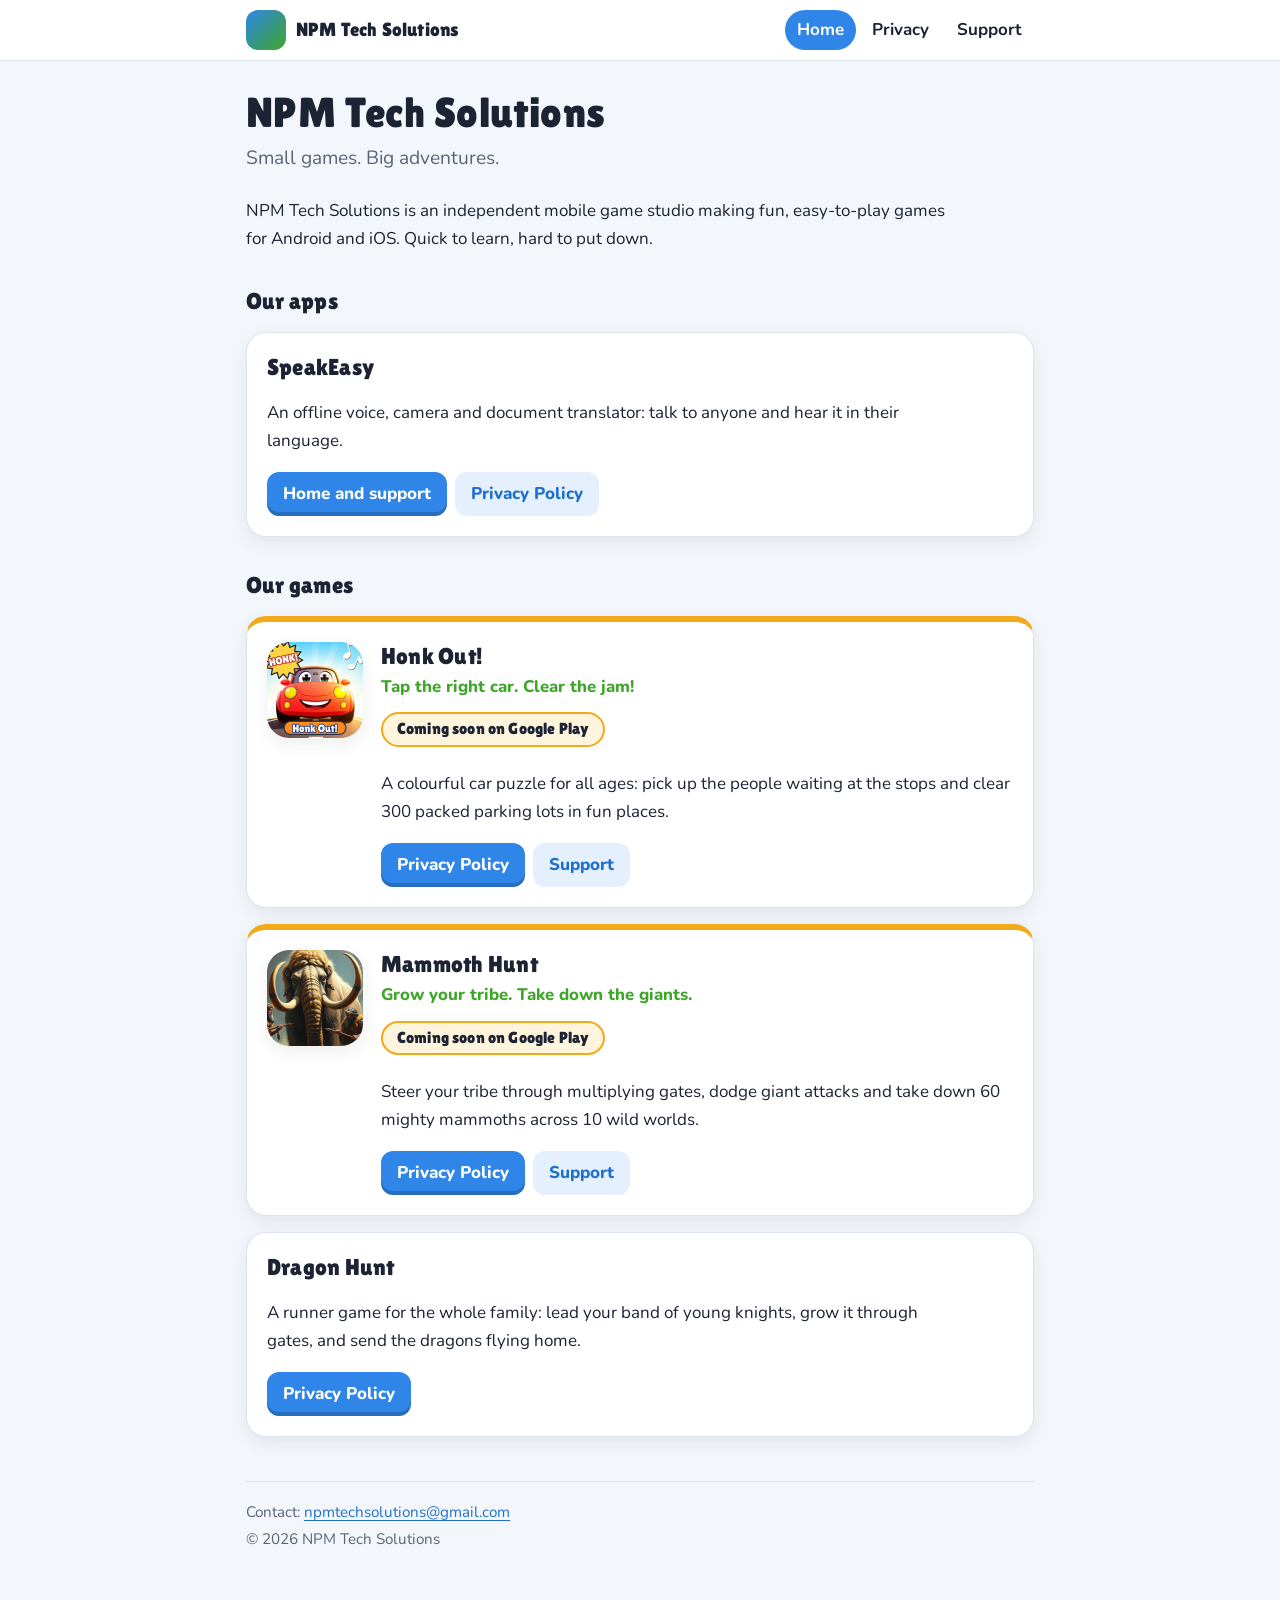
<file: index.html>
<!doctype html>
<html lang="en">
<head>
  <meta charset="utf-8">
  <meta name="viewport" content="width=device-width, initial-scale=1">
  <title>NPM Tech Solutions</title>
  <meta name="description" content="NPM Tech Solutions is an independent mobile game studio making fun, easy-to-play games for Android and iOS.">
  <meta name="color-scheme" content="light dark">
  <link rel="preconnect" href="https://fonts.googleapis.com">
  <link rel="preconnect" href="https://fonts.gstatic.com" crossorigin>
  <link rel="stylesheet" href="https://fonts.googleapis.com/css2?family=Lilita+One&family=Nunito:wght@400;700;800&display=swap">
  <link rel="stylesheet" href="style.css">
  <link rel="icon" href="mammoth-hunt/icon-64.png">
</head>
<body>
  <div class="topbar">
    <div class="topbar-inner">
      <a class="brand" href="index.html"><span class="brand-dot" aria-hidden="true"></span>NPM Tech Solutions</a>
      <nav aria-label="Main">
        <a href="index.html" aria-current="page">Home</a>
        <a href="mammoth-hunt/privacy.html">Privacy</a>
        <a href="mammoth-hunt/support.html">Support</a>
      </nav>
    </div>
  </div>

  <main>
    <header>
      <h1>NPM Tech Solutions</h1>
      <p class="tagline">Small games. Big adventures.</p>
    </header>

    <p>NPM Tech Solutions is an independent mobile game studio making fun, easy-to-play games for Android and iOS. Quick to learn, hard to put down.</p>

    <h2>Our apps</h2>

    <section class="card">
      <h2>SpeakEasy</h2>
      <p>An offline voice, camera and document translator: talk to anyone and hear it in their language.</p>
      <div class="links">
        <a class="button" href="speakeasy/">Home and support</a>
        <a class="button alt" href="speakeasy/privacy.html">Privacy Policy</a>
      </div>
    </section>

    <h2>Our games</h2>

    <section class="card game">
      <img src="honk-out/icon-192.png" alt="Honk Out! icon" width="96" height="96">
      <div>
        <h2>Honk Out!</h2>
        <p class="tagline">Tap the right car. Clear the jam!</p>
        <span class="badge">Coming soon on Google Play</span>
        <p>A colourful car puzzle for all ages: pick up the people waiting at the stops and clear 300 packed parking lots in fun places.</p>
        <div class="links">
          <a class="button" href="honk-out/privacy.html">Privacy Policy</a>
          <a class="button alt" href="honk-out/support.html">Support</a>
        </div>
      </div>
    </section>

    <section class="card game">
      <img src="mammoth-hunt/icon-192.png" alt="Mammoth Hunt icon" width="96" height="96">
      <div>
        <h2>Mammoth Hunt</h2>
        <p class="tagline">Grow your tribe. Take down the giants.</p>
        <span class="badge">Coming soon on Google Play</span>
        <p>Steer your tribe through multiplying gates, dodge giant attacks and take down 60 mighty mammoths across 10 wild worlds.</p>
        <div class="links">
          <a class="button" href="mammoth-hunt/privacy.html">Privacy Policy</a>
          <a class="button alt" href="mammoth-hunt/support.html">Support</a>
        </div>
      </div>
    </section>

    <section class="card">
      <h2>Dragon Hunt</h2>
      <p>A runner game for the whole family: lead your band of young knights, grow it through gates, and send the dragons flying home.</p>
      <div class="links">
        <a class="button" href="dragon-hunt/privacy.html">Privacy Policy</a>
      </div>
    </section>

    <footer>
      <p>Contact: <a href="mailto:npmtechsolutions@gmail.com">npmtechsolutions@gmail.com</a></p>
      <p>© 2026 NPM Tech Solutions</p>
    </footer>
  </main>
</body>
</html>
</file>
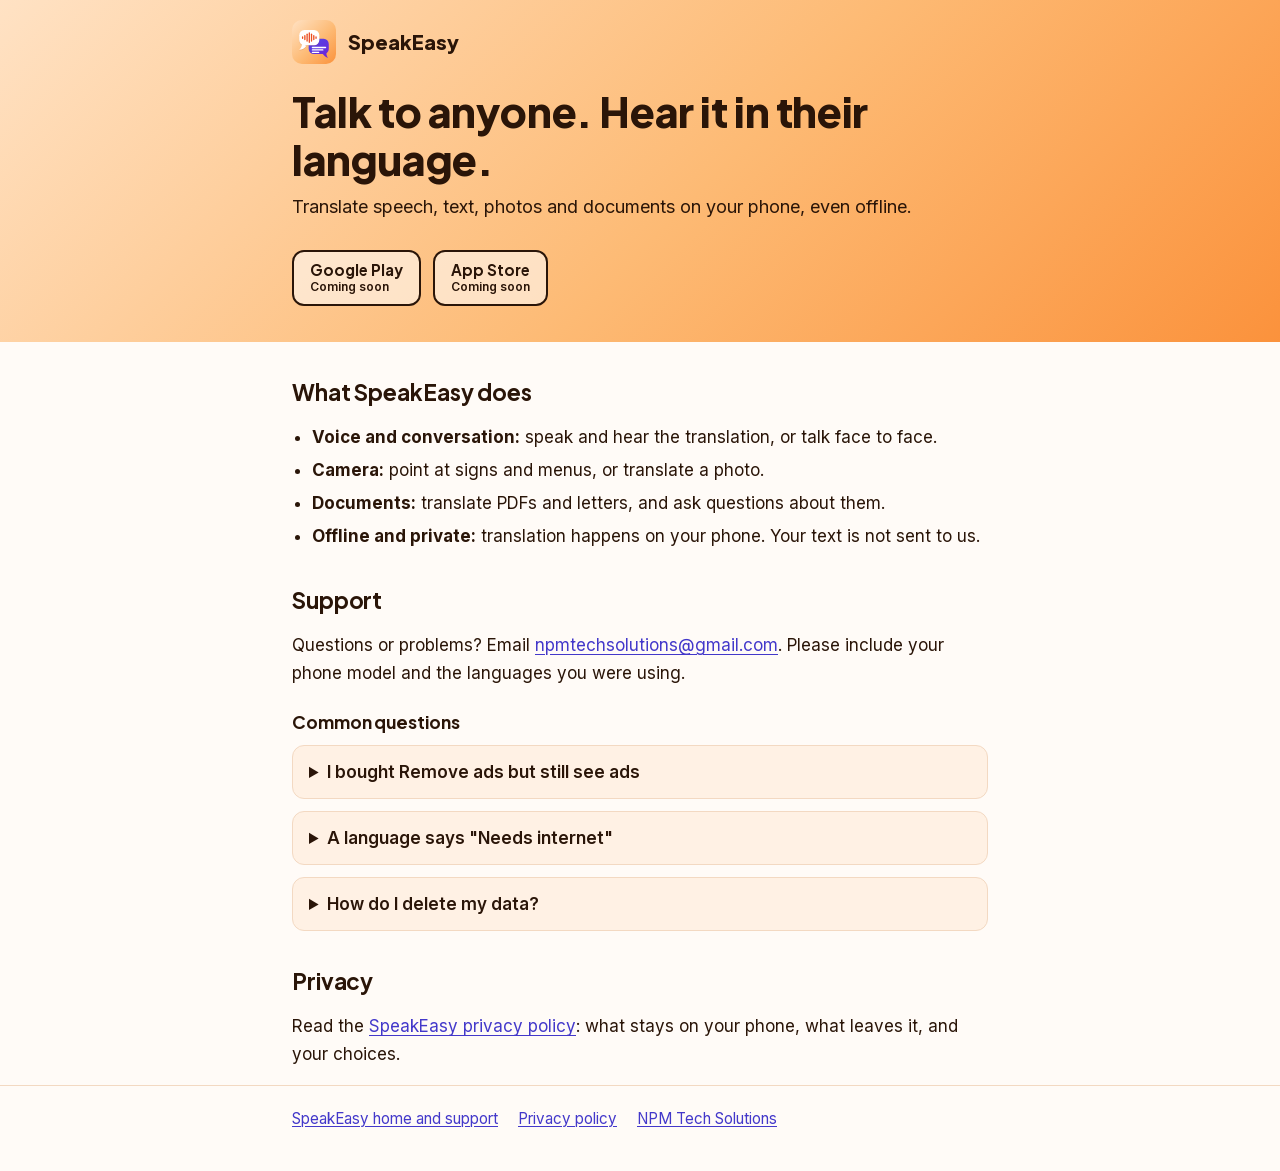
<file: speakeasy/index.html>
<!doctype html>
<html lang="en">
<head>
  <meta charset="utf-8">
  <meta name="viewport" content="width=device-width, initial-scale=1">
  <title>SpeakEasy: offline voice, camera and document translator</title>
  <meta name="description" content="Talk to anyone. Hear it in their language. SpeakEasy translates speech, text, photos and documents on your phone, even offline.">
  <link rel="canonical" href="https://npmtechsolutions-arch.github.io/speakeasy/">
  <link rel="icon" type="image/png" href="assets/img/favicon.png">
  <link rel="apple-touch-icon" href="assets/img/apple-touch-icon.png">
  <meta property="og:type" content="website">
  <meta property="og:site_name" content="SpeakEasy">
  <meta property="og:title" content="SpeakEasy: Talk to anyone. Hear it in their language.">
  <meta property="og:description" content="Translate speech, text, photos and documents on your phone, even offline.">
  <meta property="og:url" content="https://npmtechsolutions-arch.github.io/speakeasy/">
  <meta property="og:image" content="https://npmtechsolutions-arch.github.io/speakeasy/assets/img/og-image.png">
  <meta property="og:image:width" content="1024">
  <meta property="og:image:height" content="500">
  <meta property="og:image:alt" content="SpeakEasy: talk to anyone, hear it in their language">
  <meta name="twitter:card" content="summary_large_image">
  <link rel="stylesheet" href="assets/css/style.css">
</head>
<body>
  <a class="skip" href="#content">Skip to content</a>
  <header class="band">
    <div class="wrap">
      <a class="brand" href="./"><img src="assets/img/logo.svg" alt="" width="44" height="44">SpeakEasy</a>
      <div class="hero">
        <h1>Talk to anyone. Hear it in their language.</h1>
        <p>Translate speech, text, photos and documents on your phone, even offline.</p>
        <ul class="badges" aria-label="Download">
          <li><span class="badge">Google Play<small>Coming soon</small></span></li>
          <li><span class="badge">App Store<small>Coming soon</small></span></li>
        </ul>
      </div>
    </div>
  </header>

  <main id="content" class="wrap">
    <h2>What SpeakEasy does</h2>
    <ul>
      <li><strong>Voice and conversation:</strong> speak and hear the translation, or talk face to face.</li>
      <li><strong>Camera:</strong> point at signs and menus, or translate a photo.</li>
      <li><strong>Documents:</strong> translate PDFs and letters, and ask questions about them.</li>
      <li><strong>Offline and private:</strong> translation happens on your phone. Your text is not sent to us.</li>
    </ul>

    <h2 id="support">Support</h2>
    <p>Questions or problems? Email <a href="mailto:npmtechsolutions@gmail.com">npmtechsolutions@gmail.com</a>. Please include your phone model and the languages you were using.</p>

    <h3>Common questions</h3>
    <details>
      <summary>I bought Remove ads but still see ads</summary>
      <p>Open <em>Settings → Privacy → Restore purchases</em> (also on the Remove ads screen). Use the same Google Play or Apple account you bought it with. If ads still show, email us and we'll help. Refunds are handled by Google Play or the App Store.</p>
    </details>
    <details>
      <summary>A language says "Needs internet"</summary>
      <p>Translation works offline once the language pack is downloaded: go to <em>Settings → Language downloads</em> and download the language. "Needs internet" on voice input means your phone's speech service can only recognise that language online. On Android 13 or later, if an on-device model is offered for it, you can download it on the same screen.</p>
    </details>
    <details>
      <summary>How do I delete my data?</summary>
      <p>Everything SpeakEasy keeps is on your phone. Use <em>Settings → Clear all data</em> to delete your history, saved phrases and settings, or delete single items in History. Uninstalling the app also removes it. For ads, see <em>Settings → Ad privacy choices</em> and the <a href="privacy.html#rights">privacy policy</a>.</p>
    </details>

    <h2>Privacy</h2>
    <p>Read the <a href="privacy.html">SpeakEasy privacy policy</a>: what stays on your phone, what leaves it, and your choices.</p>
  </main>

  <footer>
    <div class="wrap">
      <nav aria-label="SpeakEasy">
        <a href="./" aria-current="page">SpeakEasy home and support</a>
        <a href="privacy.html">Privacy policy</a>
        <a href="../">NPM Tech Solutions</a>
      </nav>
    </div>
  </footer>
</body>
</html>
</file>
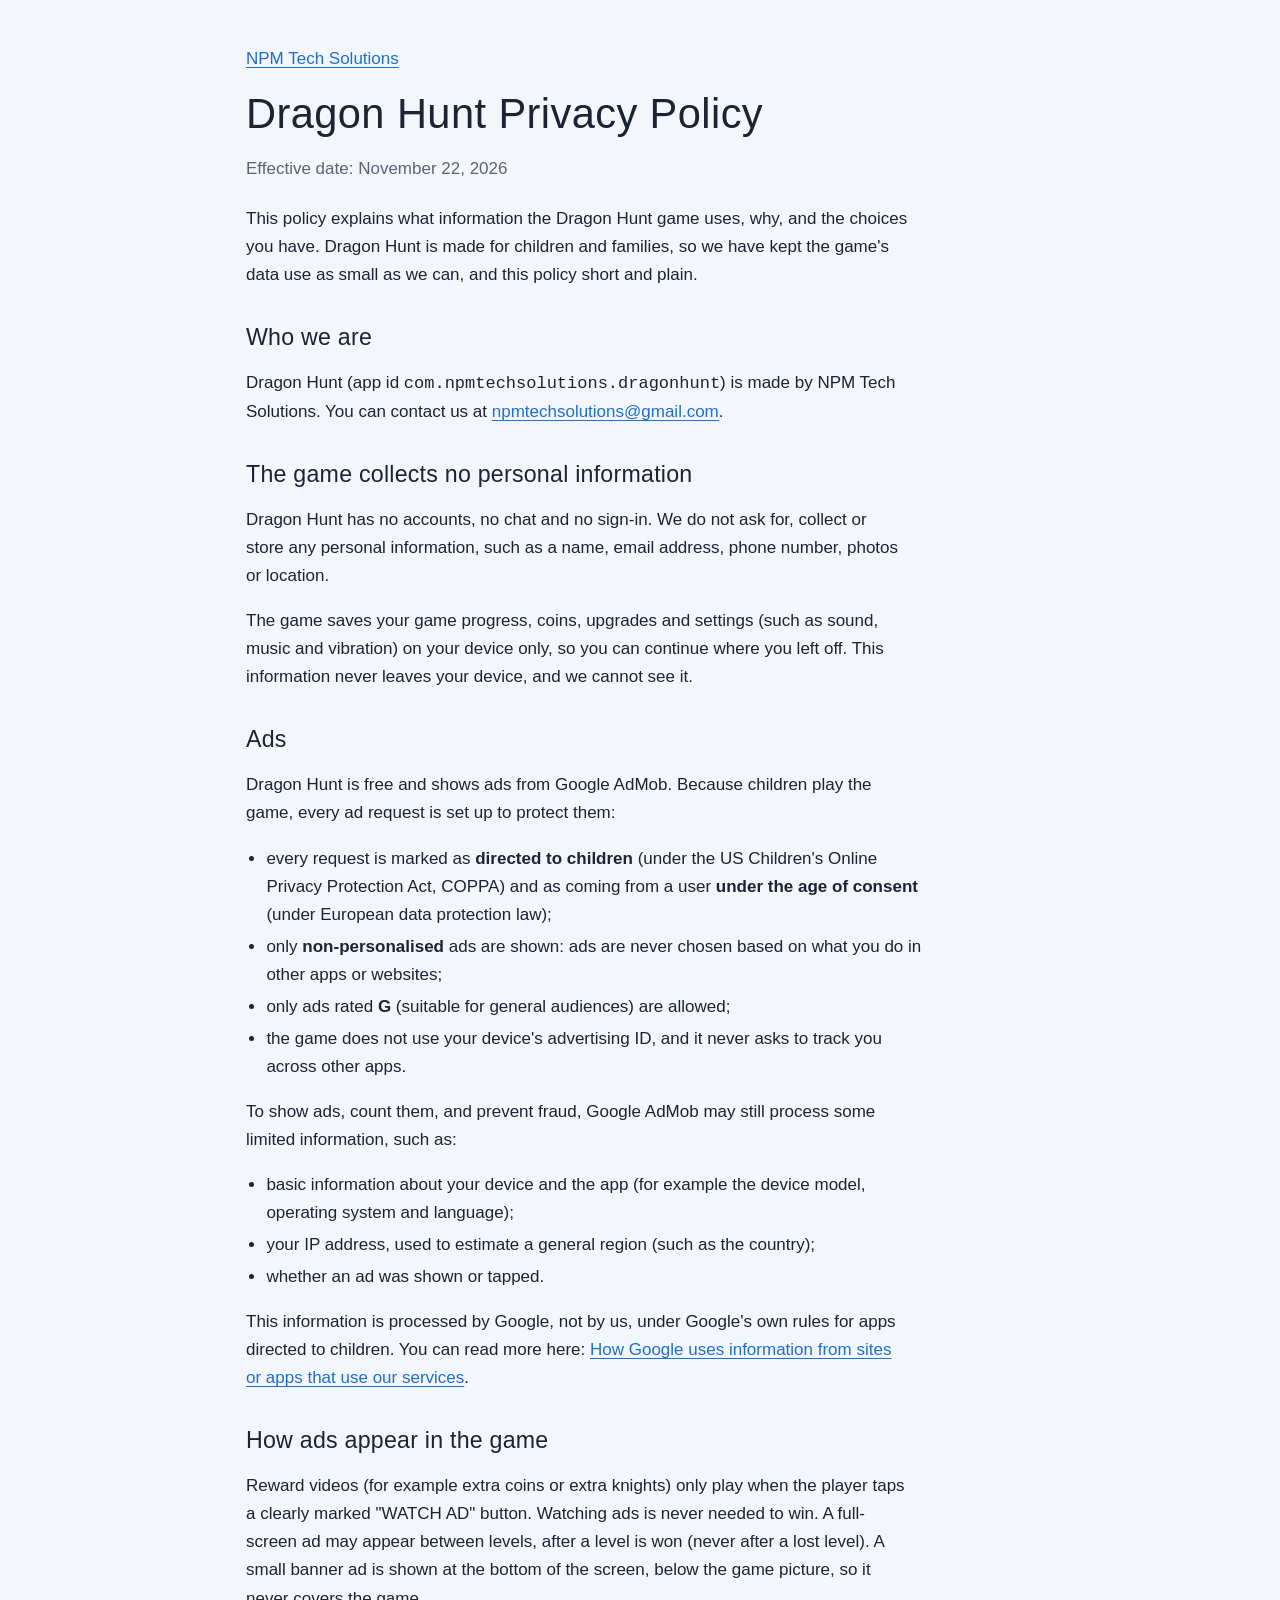
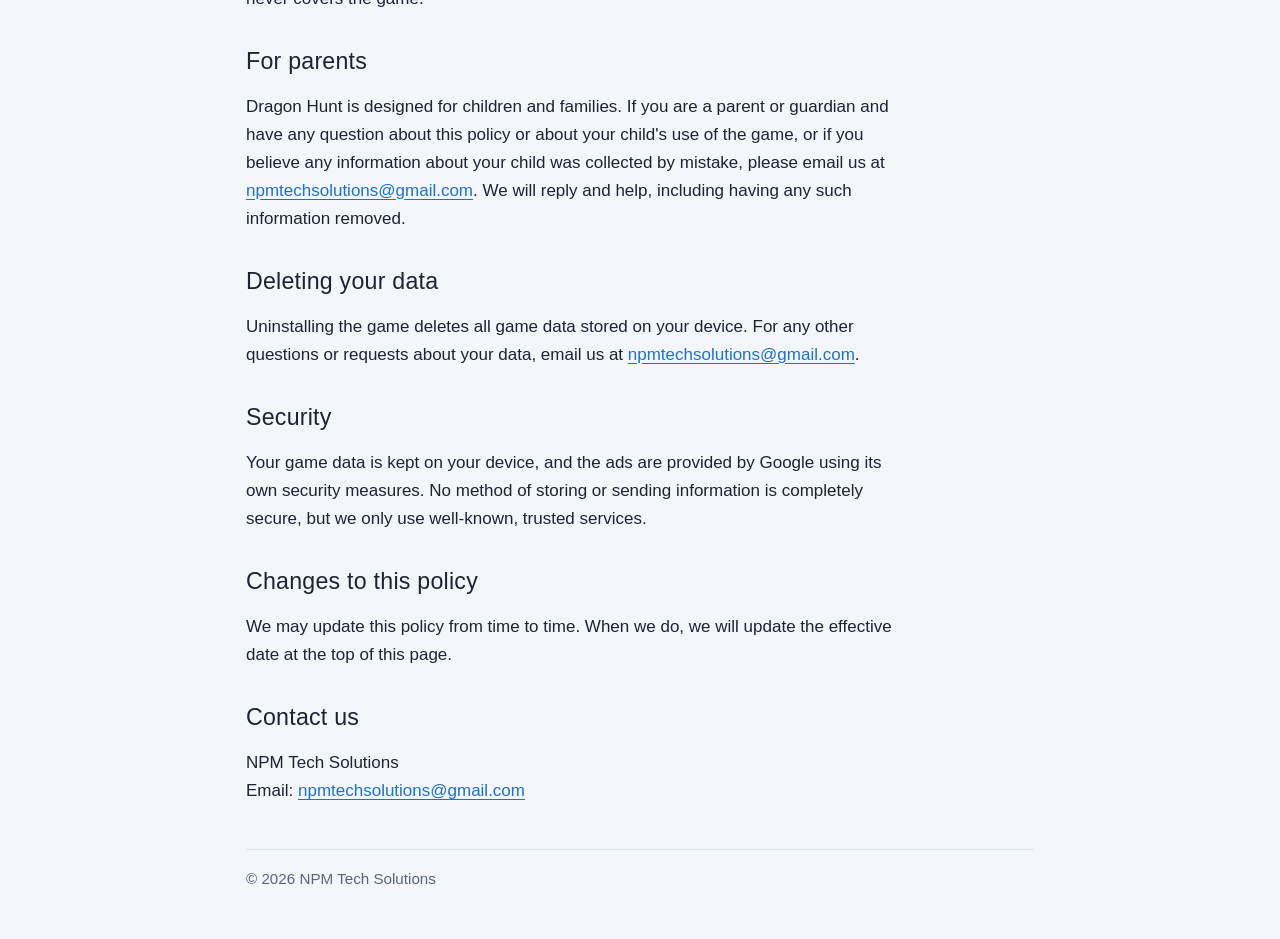
<file: dragon-hunt/privacy.html>
<!doctype html>
<html lang="en">
<head>
  <meta charset="utf-8">
  <meta name="viewport" content="width=device-width, initial-scale=1">
  <title>Dragon Hunt Privacy Policy</title>
  <meta name="description" content="Privacy policy for the Dragon Hunt mobile game by NPM Tech Solutions.">
  <link rel="stylesheet" href="../style.css">
</head>
<body>
  <main>
    <header>
      <p class="muted"><a href="../index.html">NPM Tech Solutions</a></p>
      <h1>Dragon Hunt Privacy Policy</h1>
      <p class="muted">Effective date: November 22, 2026</p>
    </header>

    <p>This policy explains what information the Dragon Hunt game uses, why, and the choices you have. Dragon Hunt is made for children and families, so we have kept the game's data use as small as we can, and this policy short and plain.</p>

    <h2>Who we are</h2>
    <p>Dragon Hunt (app id <code>com.npmtechsolutions.dragonhunt</code>) is made by NPM Tech Solutions. You can contact us at
      <a href="mailto:npmtechsolutions@gmail.com">npmtechsolutions@gmail.com</a>.</p>

    <h2>The game collects no personal information</h2>
    <p>Dragon Hunt has no accounts, no chat and no sign-in. We do not ask for, collect or store any personal information, such as a name, email address, phone number, photos or location.</p>
    <p>The game saves your game progress, coins, upgrades and settings (such as sound, music and vibration) on your device only, so you can continue where you left off. This information never leaves your device, and we cannot see it.</p>

    <h2>Ads</h2>
    <p>Dragon Hunt is free and shows ads from Google AdMob. Because children play the game, every ad request is set up to protect them:</p>
    <ul>
      <li>every request is marked as <strong>directed to children</strong> (under the US Children's Online Privacy Protection Act, COPPA) and as coming from a user <strong>under the age of consent</strong> (under European data protection law);</li>
      <li>only <strong>non-personalised</strong> ads are shown: ads are never chosen based on what you do in other apps or websites;</li>
      <li>only ads rated <strong>G</strong> (suitable for general audiences) are allowed;</li>
      <li>the game does not use your device's advertising ID, and it never asks to track you across other apps.</li>
    </ul>
    <p>To show ads, count them, and prevent fraud, Google AdMob may still process some limited information, such as:</p>
    <ul>
      <li>basic information about your device and the app (for example the device model, operating system and language);</li>
      <li>your IP address, used to estimate a general region (such as the country);</li>
      <li>whether an ad was shown or tapped.</li>
    </ul>
    <p>This information is processed by Google, not by us, under Google's own rules for apps directed to children. You can read more here:
      <a href="https://policies.google.com/technologies/partner-sites">How Google uses information from sites or apps that use our services</a>.</p>

    <h2>How ads appear in the game</h2>
    <p>Reward videos (for example extra coins or extra knights) only play when the player taps a clearly marked "WATCH AD" button. Watching ads is never needed to win. A full-screen ad may appear between levels, after a level is won (never after a lost level). A small banner ad is shown at the bottom of the screen, below the game picture, so it never covers the game.</p>

    <h2>For parents</h2>
    <p>Dragon Hunt is designed for children and families. If you are a parent or guardian and have any question about this policy or about your child's use of the game, or if you believe any information about your child was collected by mistake, please email us at
      <a href="mailto:npmtechsolutions@gmail.com">npmtechsolutions@gmail.com</a>. We will reply and help, including having any such information removed.</p>

    <h2>Deleting your data</h2>
    <p>Uninstalling the game deletes all game data stored on your device. For any other questions or requests about your data, email us at
      <a href="mailto:npmtechsolutions@gmail.com">npmtechsolutions@gmail.com</a>.</p>

    <h2>Security</h2>
    <p>Your game data is kept on your device, and the ads are provided by Google using its own security measures. No method of storing or sending information is completely secure, but we only use well-known, trusted services.</p>

    <h2>Changes to this policy</h2>
    <p>We may update this policy from time to time. When we do, we will update the effective date at the top of this page.</p>

    <h2>Contact us</h2>
    <p>NPM Tech Solutions<br>
      Email: <a href="mailto:npmtechsolutions@gmail.com">npmtechsolutions@gmail.com</a></p>

    <footer>
      &copy; 2026 NPM Tech Solutions
    </footer>
  </main>
</body>
</html>
</file>
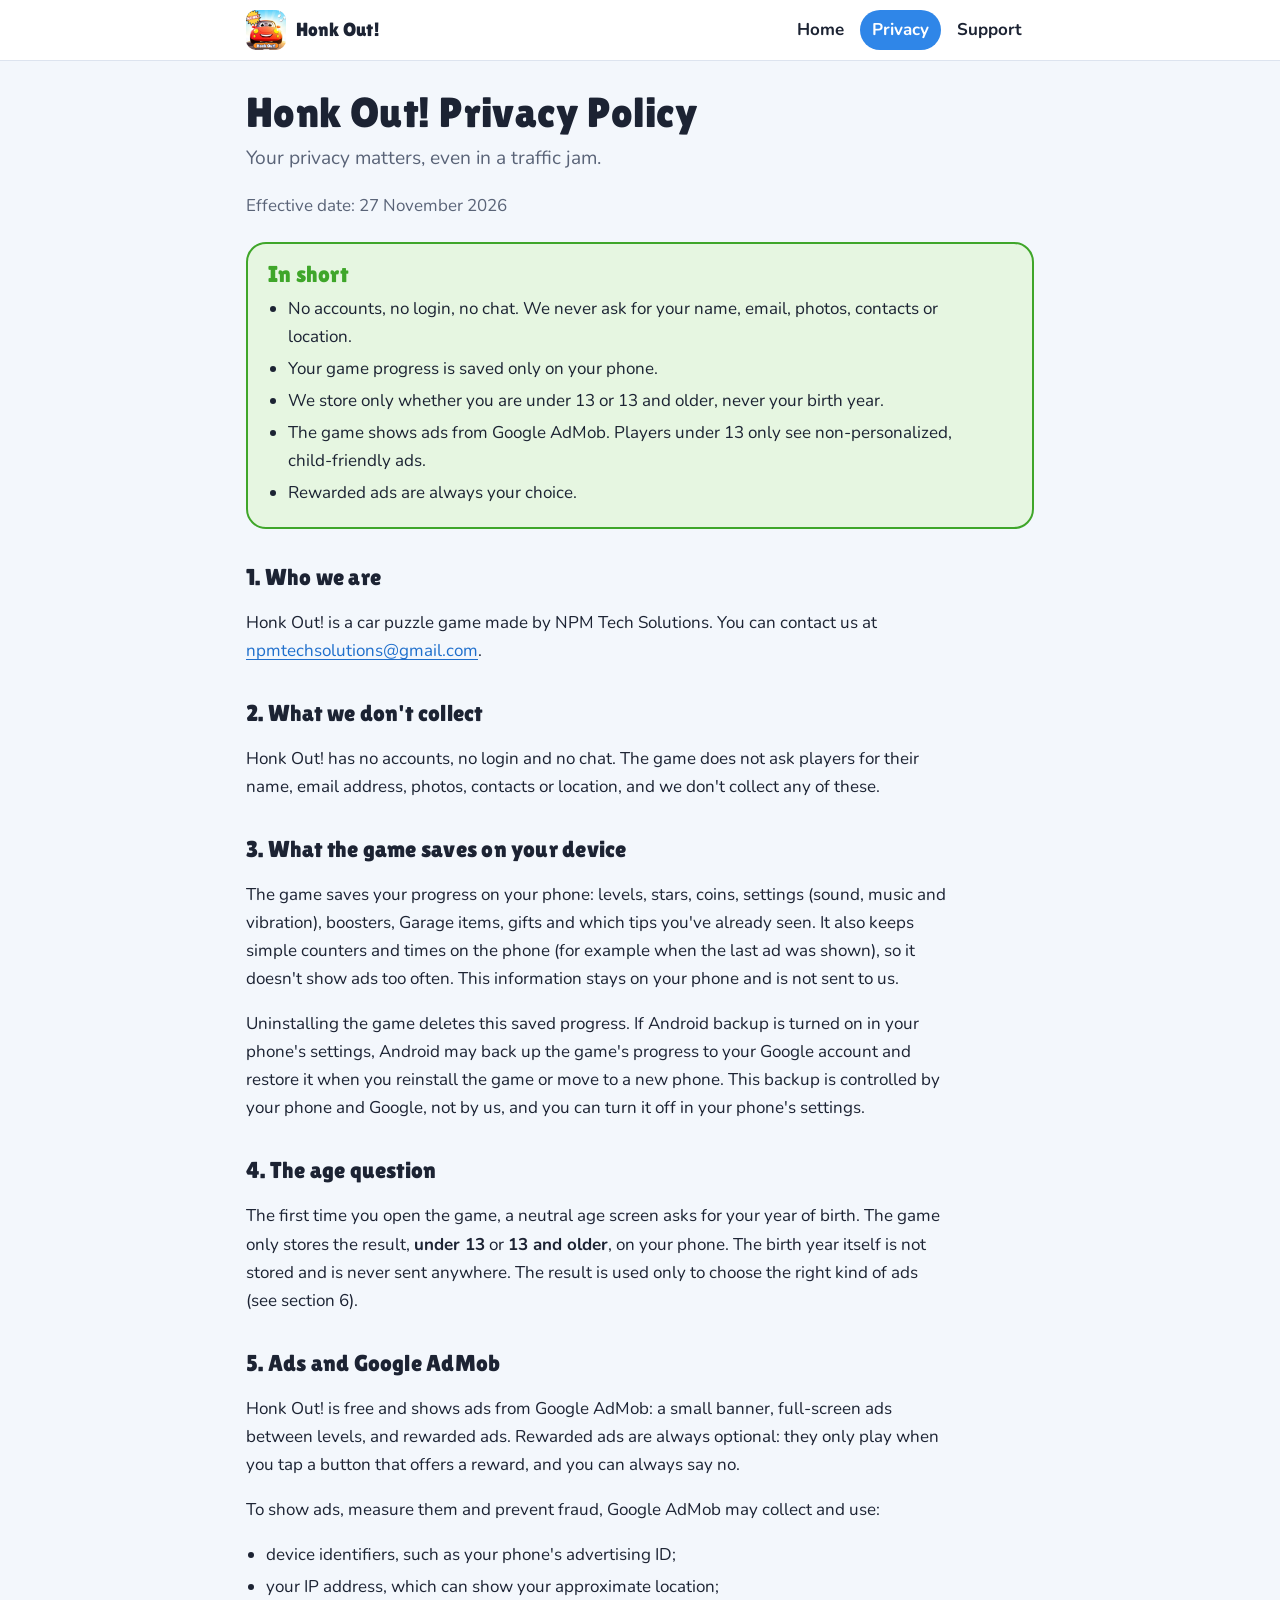
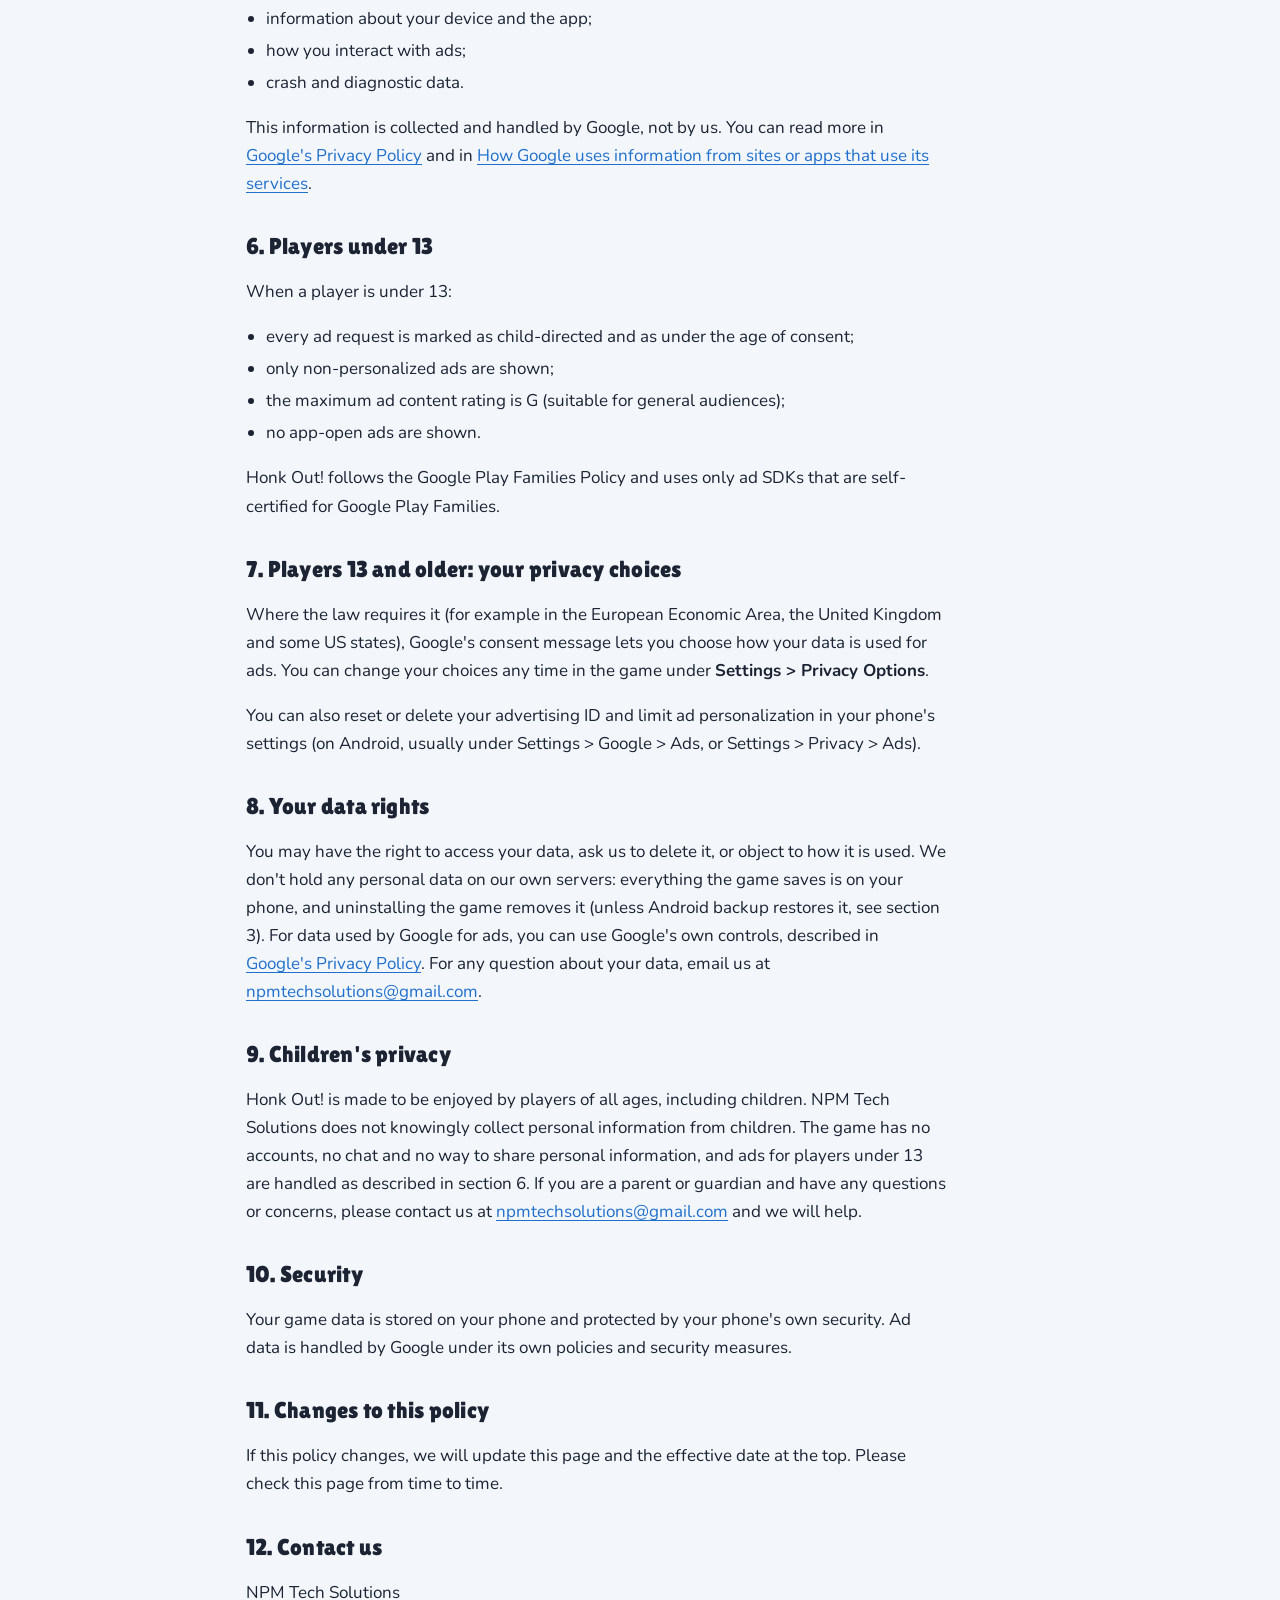
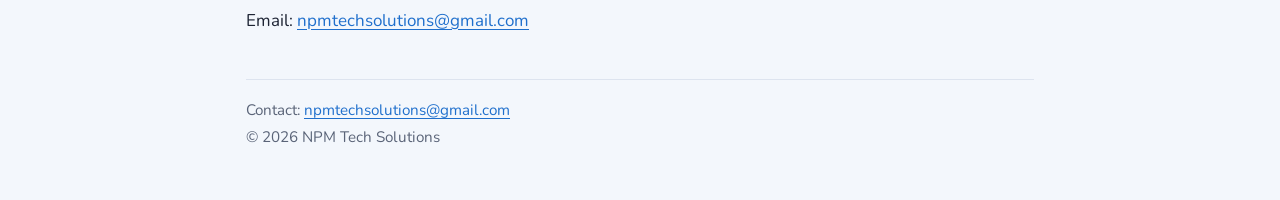
<file: honk-out/privacy.html>
<!doctype html>
<html lang="en">
<head>
  <meta charset="utf-8">
  <meta name="viewport" content="width=device-width, initial-scale=1">
  <title>Honk Out! Privacy Policy</title>
  <meta name="description" content="Privacy policy for the Honk Out! mobile game by NPM Tech Solutions.">
  <meta name="color-scheme" content="light dark">
  <link rel="preconnect" href="https://fonts.googleapis.com">
  <link rel="preconnect" href="https://fonts.gstatic.com" crossorigin>
  <link rel="stylesheet" href="https://fonts.googleapis.com/css2?family=Lilita+One&family=Nunito:wght@400;700;800&display=swap">
  <link rel="stylesheet" href="../style.css">
  <link rel="icon" href="icon-64.png">
</head>
<body>
  <div class="topbar">
    <div class="topbar-inner">
      <a class="brand" href="../index.html"><img src="icon-64.png" alt="" width="40" height="40">Honk Out!</a>
      <nav aria-label="Main">
        <a href="../index.html">Home</a>
        <a href="privacy.html" aria-current="page">Privacy</a>
        <a href="support.html">Support</a>
      </nav>
    </div>
  </div>

  <main>
    <header>
      <h1>Honk Out! Privacy Policy</h1>
      <p class="tagline">Your privacy matters, even in a traffic jam.</p>
      <p class="muted">Effective date: 27 November 2026</p>
    </header>

    <div class="in-short">
      <h2>In short</h2>
      <ul>
        <li>No accounts, no login, no chat. We never ask for your name, email, photos, contacts or location.</li>
        <li>Your game progress is saved only on your phone.</li>
        <li>We store only whether you are under 13 or 13 and older, never your birth year.</li>
        <li>The game shows ads from Google AdMob. Players under 13 only see non-personalized, child-friendly ads.</li>
        <li>Rewarded ads are always your choice.</li>
      </ul>
    </div>

    <h2>1. Who we are</h2>
    <p>Honk Out! is a car puzzle game made by NPM Tech Solutions. You can contact us at
      <a href="mailto:npmtechsolutions@gmail.com">npmtechsolutions@gmail.com</a>.</p>

    <h2>2. What we don't collect</h2>
    <p>Honk Out! has no accounts, no login and no chat. The game does not ask players for their name, email address, photos, contacts or location, and we don't collect any of these.</p>

    <h2>3. What the game saves on your device</h2>
    <p>The game saves your progress on your phone: levels, stars, coins, settings (sound, music and vibration), boosters, Garage items, gifts and which tips you've already seen. It also keeps simple counters and times on the phone (for example when the last ad was shown), so it doesn't show ads too often. This information stays on your phone and is not sent to us.</p>
    <p>Uninstalling the game deletes this saved progress. If Android backup is turned on in your phone's settings, Android may back up the game's progress to your Google account and restore it when you reinstall the game or move to a new phone. This backup is controlled by your phone and Google, not by us, and you can turn it off in your phone's settings.</p>

    <h2>4. The age question</h2>
    <p>The first time you open the game, a neutral age screen asks for your year of birth. The game only stores the result, <strong>under 13</strong> or <strong>13 and older</strong>, on your phone. The birth year itself is not stored and is never sent anywhere. The result is used only to choose the right kind of ads (see section 6).</p>

    <h2>5. Ads and Google AdMob</h2>
    <p>Honk Out! is free and shows ads from Google AdMob: a small banner, full-screen ads between levels, and rewarded ads. Rewarded ads are always optional: they only play when you tap a button that offers a reward, and you can always say no.</p>
    <p>To show ads, measure them and prevent fraud, Google AdMob may collect and use:</p>
    <ul>
      <li>device identifiers, such as your phone's advertising ID;</li>
      <li>your IP address, which can show your approximate location;</li>
      <li>information about your device and the app;</li>
      <li>how you interact with ads;</li>
      <li>crash and diagnostic data.</li>
    </ul>
    <p>This information is collected and handled by Google, not by us. You can read more in
      <a href="https://policies.google.com/privacy">Google's Privacy Policy</a> and in
      <a href="https://policies.google.com/technologies/partner-sites">How Google uses information from sites or apps that use its services</a>.</p>

    <h2>6. Players under 13</h2>
    <p>When a player is under 13:</p>
    <ul>
      <li>every ad request is marked as child-directed and as under the age of consent;</li>
      <li>only non-personalized ads are shown;</li>
      <li>the maximum ad content rating is G (suitable for general audiences);</li>
      <li>no app-open ads are shown.</li>
    </ul>
    <p>Honk Out! follows the Google Play Families Policy and uses only ad SDKs that are self-certified for Google Play Families.</p>

    <h2>7. Players 13 and older: your privacy choices</h2>
    <p>Where the law requires it (for example in the European Economic Area, the United Kingdom and some US states), Google's consent message lets you choose how your data is used for ads. You can change your choices any time in the game under <strong>Settings &gt; Privacy Options</strong>.</p>
    <p>You can also reset or delete your advertising ID and limit ad personalization in your phone's settings (on Android, usually under Settings &gt; Google &gt; Ads, or Settings &gt; Privacy &gt; Ads).</p>

    <h2>8. Your data rights</h2>
    <p>You may have the right to access your data, ask us to delete it, or object to how it is used. We don't hold any personal data on our own servers: everything the game saves is on your phone, and uninstalling the game removes it (unless Android backup restores it, see section 3). For data used by Google for ads, you can use Google's own controls, described in
      <a href="https://policies.google.com/privacy">Google's Privacy Policy</a>. For any question about your data, email us at
      <a href="mailto:npmtechsolutions@gmail.com">npmtechsolutions@gmail.com</a>.</p>

    <h2>9. Children's privacy</h2>
    <p>Honk Out! is made to be enjoyed by players of all ages, including children. NPM Tech Solutions does not knowingly collect personal information from children. The game has no accounts, no chat and no way to share personal information, and ads for players under 13 are handled as described in section 6. If you are a parent or guardian and have any questions or concerns, please contact us at
      <a href="mailto:npmtechsolutions@gmail.com">npmtechsolutions@gmail.com</a> and we will help.</p>

    <h2>10. Security</h2>
    <p>Your game data is stored on your phone and protected by your phone's own security. Ad data is handled by Google under its own policies and security measures.</p>

    <h2>11. Changes to this policy</h2>
    <p>If this policy changes, we will update this page and the effective date at the top. Please check this page from time to time.</p>

    <h2>12. Contact us</h2>
    <p>NPM Tech Solutions<br>
      Email: <a href="mailto:npmtechsolutions@gmail.com">npmtechsolutions@gmail.com</a></p>

    <footer>
      <p>Contact: <a href="mailto:npmtechsolutions@gmail.com">npmtechsolutions@gmail.com</a></p>
      <p>© 2026 NPM Tech Solutions</p>
    </footer>
  </main>
</body>
</html>
</file>
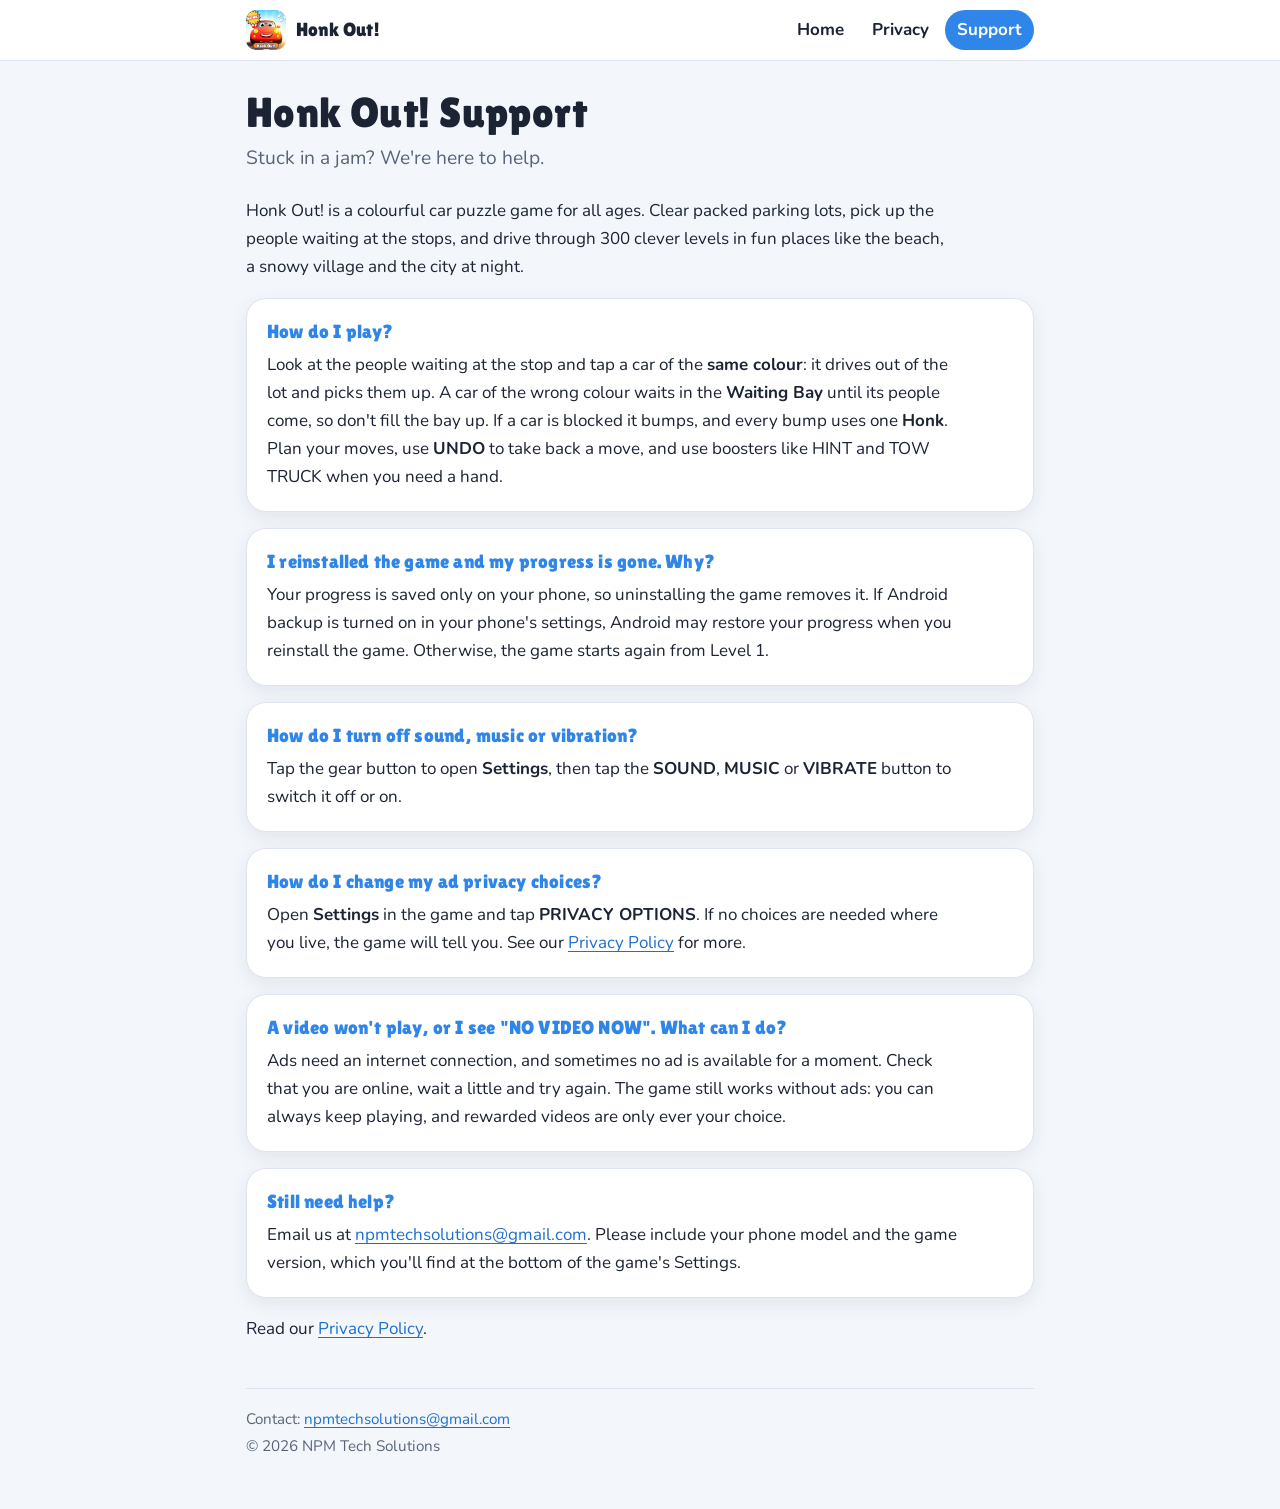
<file: honk-out/support.html>
<!doctype html>
<html lang="en">
<head>
  <meta charset="utf-8">
  <meta name="viewport" content="width=device-width, initial-scale=1">
  <title>Honk Out! Support</title>
  <meta name="description" content="Help and answers for the Honk Out! mobile game by NPM Tech Solutions.">
  <meta name="color-scheme" content="light dark">
  <link rel="preconnect" href="https://fonts.googleapis.com">
  <link rel="preconnect" href="https://fonts.gstatic.com" crossorigin>
  <link rel="stylesheet" href="https://fonts.googleapis.com/css2?family=Lilita+One&family=Nunito:wght@400;700;800&display=swap">
  <link rel="stylesheet" href="../style.css">
  <link rel="icon" href="icon-64.png">
</head>
<body>
  <div class="topbar">
    <div class="topbar-inner">
      <a class="brand" href="../index.html"><img src="icon-64.png" alt="" width="40" height="40">Honk Out!</a>
      <nav aria-label="Main">
        <a href="../index.html">Home</a>
        <a href="privacy.html">Privacy</a>
        <a href="support.html" aria-current="page">Support</a>
      </nav>
    </div>
  </div>

  <main>
    <header>
      <h1>Honk Out! Support</h1>
      <p class="tagline">Stuck in a jam? We're here to help.</p>
    </header>

    <p>Honk Out! is a colourful car puzzle game for all ages. Clear packed parking lots, pick up the people waiting at the stops, and drive through 300 clever levels in fun places like the beach, a snowy village and the city at night.</p>

    <section class="card faq">
      <h2>How do I play?</h2>
      <p>Look at the people waiting at the stop and tap a car of the <strong>same colour</strong>: it drives out of the lot and picks them up. A car of the wrong colour waits in the <strong>Waiting Bay</strong> until its people come, so don't fill the bay up. If a car is blocked it bumps, and every bump uses one <strong>Honk</strong>. Plan your moves, use <strong>UNDO</strong> to take back a move, and use boosters like HINT and TOW TRUCK when you need a hand.</p>
    </section>

    <section class="card faq">
      <h2>I reinstalled the game and my progress is gone. Why?</h2>
      <p>Your progress is saved only on your phone, so uninstalling the game removes it. If Android backup is turned on in your phone's settings, Android may restore your progress when you reinstall the game. Otherwise, the game starts again from Level 1.</p>
    </section>

    <section class="card faq">
      <h2>How do I turn off sound, music or vibration?</h2>
      <p>Tap the gear button to open <strong>Settings</strong>, then tap the <strong>SOUND</strong>, <strong>MUSIC</strong> or <strong>VIBRATE</strong> button to switch it off or on.</p>
    </section>

    <section class="card faq">
      <h2>How do I change my ad privacy choices?</h2>
      <p>Open <strong>Settings</strong> in the game and tap <strong>PRIVACY OPTIONS</strong>. If no choices are needed where you live, the game will tell you. See our <a href="privacy.html">Privacy Policy</a> for more.</p>
    </section>

    <section class="card faq">
      <h2>A video won't play, or I see "NO VIDEO NOW". What can I do?</h2>
      <p>Ads need an internet connection, and sometimes no ad is available for a moment. Check that you are online, wait a little and try again. The game still works without ads: you can always keep playing, and rewarded videos are only ever your choice.</p>
    </section>

    <section class="card faq">
      <h2>Still need help?</h2>
      <p>Email us at <a href="mailto:npmtechsolutions@gmail.com?subject=Honk%20Out%20help">npmtechsolutions@gmail.com</a>. Please include your phone model and the game version, which you'll find at the bottom of the game's Settings.</p>
    </section>

    <p>Read our <a href="privacy.html">Privacy Policy</a>.</p>

    <footer>
      <p>Contact: <a href="mailto:npmtechsolutions@gmail.com">npmtechsolutions@gmail.com</a></p>
      <p>© 2026 NPM Tech Solutions</p>
    </footer>
  </main>
</body>
</html>
</file>
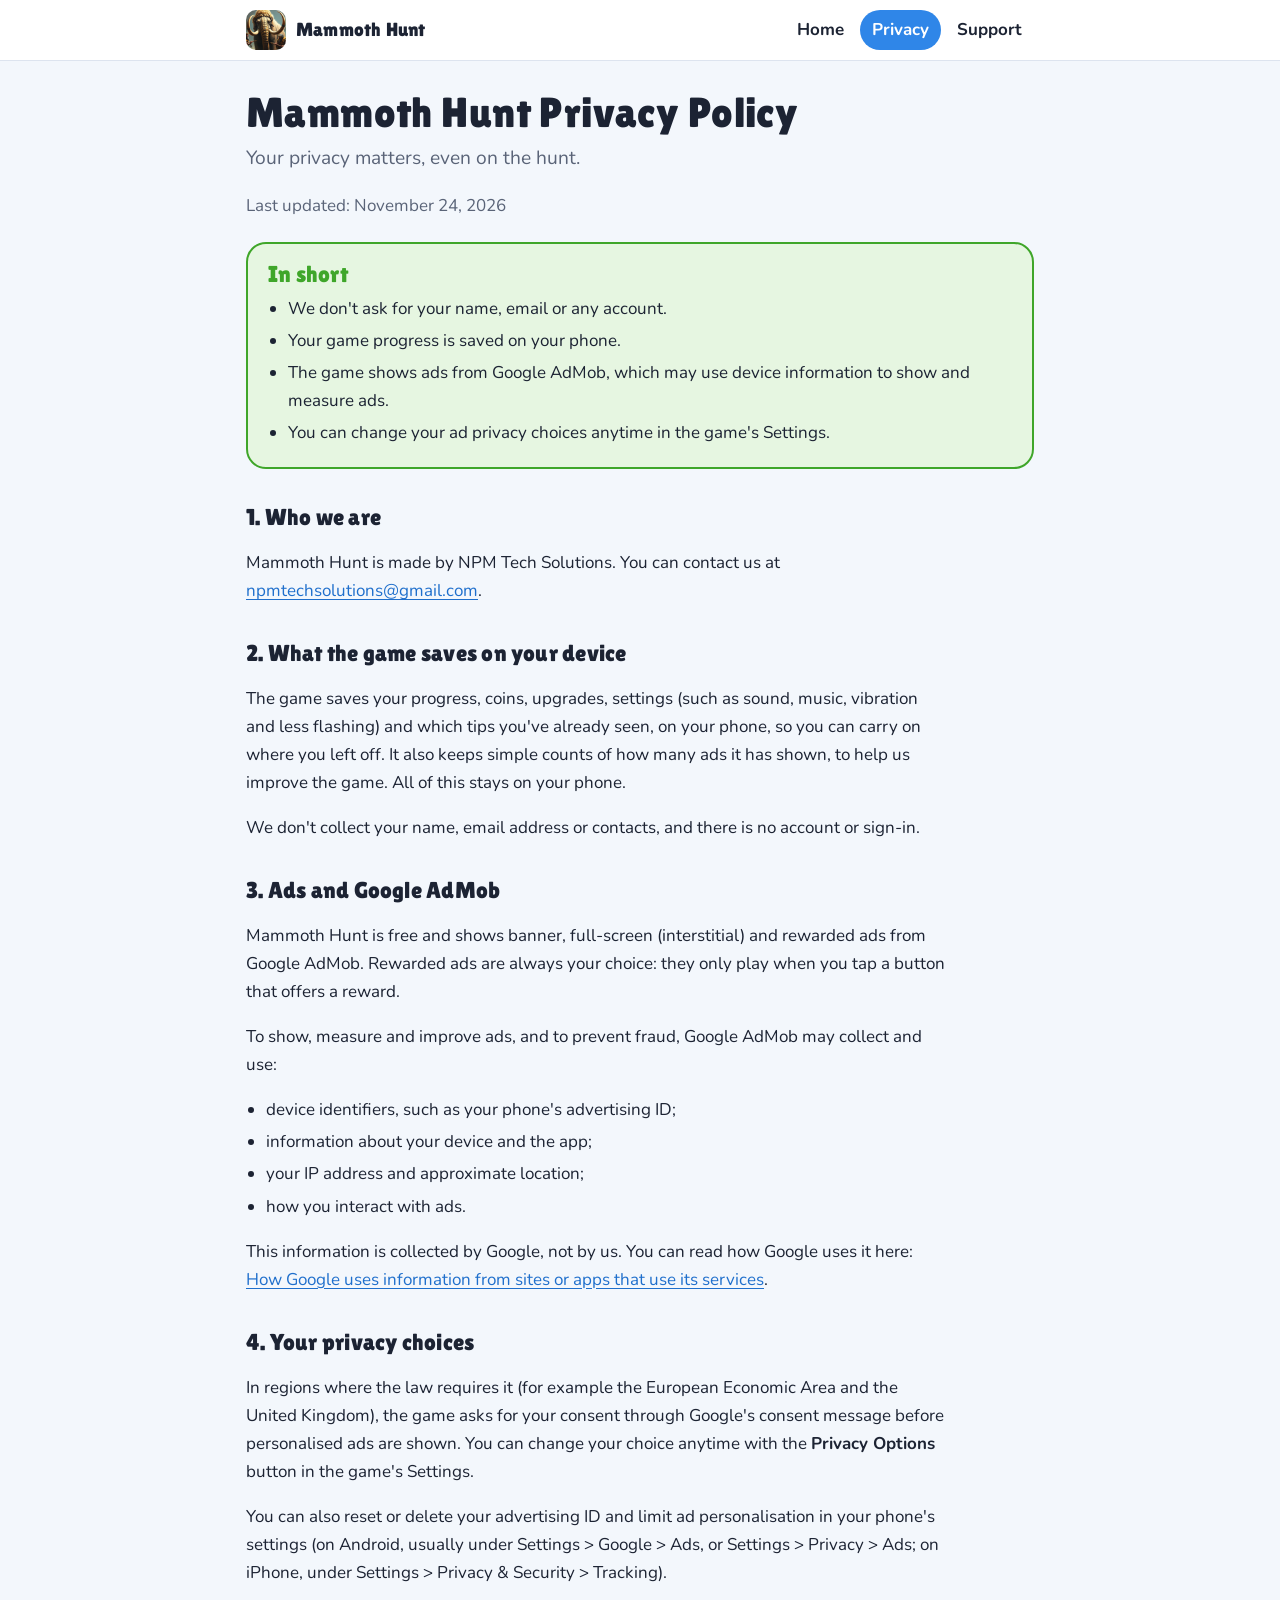
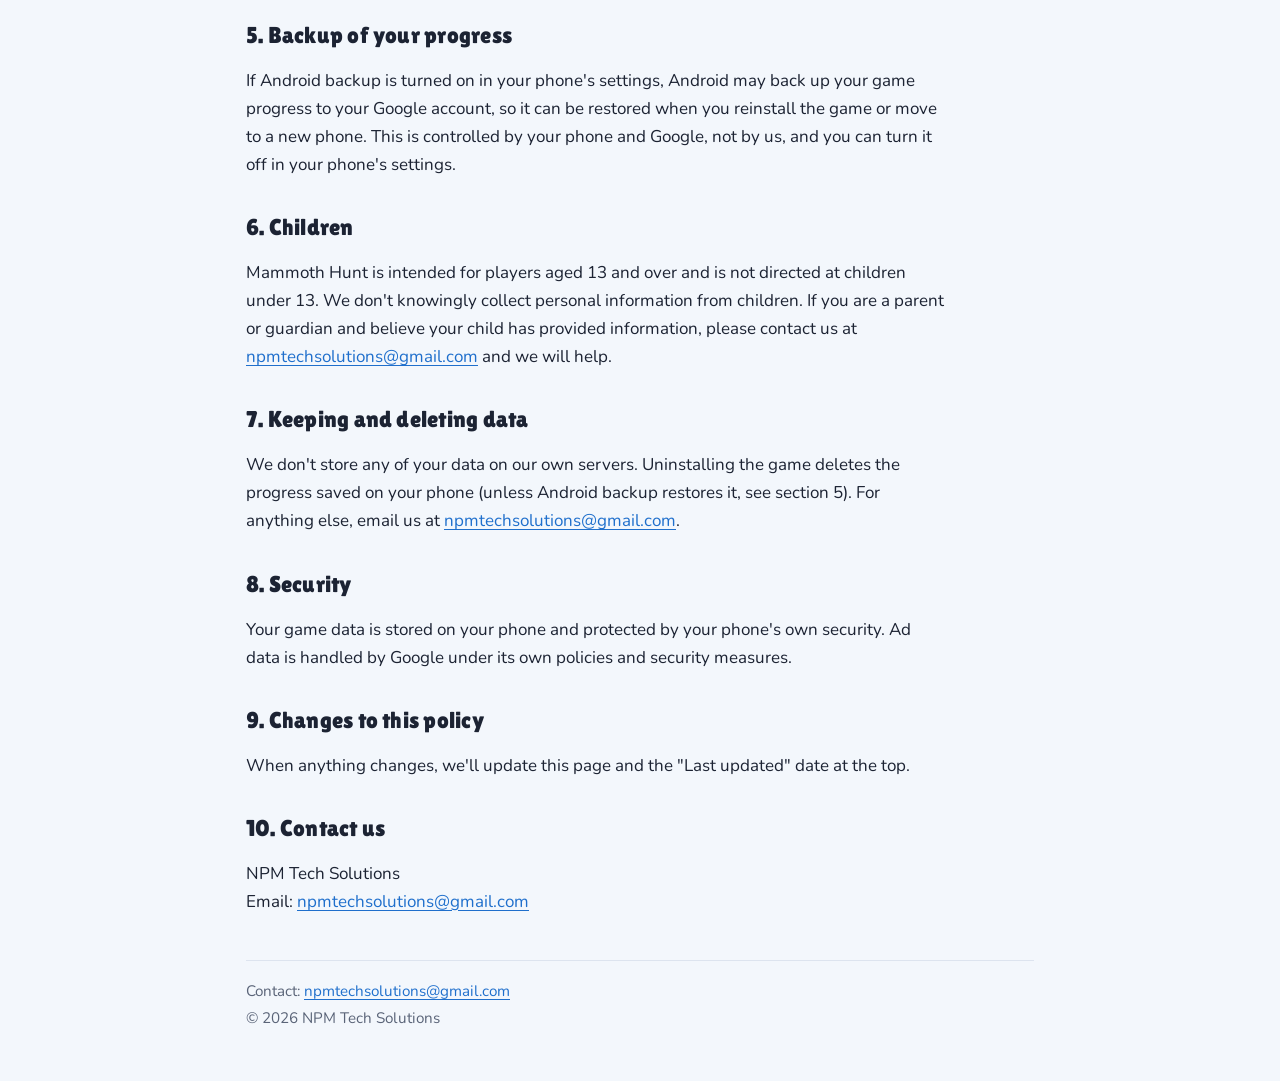
<file: mammoth-hunt/privacy.html>
<!doctype html>
<html lang="en">
<head>
  <meta charset="utf-8">
  <meta name="viewport" content="width=device-width, initial-scale=1">
  <title>Mammoth Hunt Privacy Policy</title>
  <meta name="description" content="Privacy policy for the Mammoth Hunt mobile game by NPM Tech Solutions.">
  <meta name="color-scheme" content="light dark">
  <link rel="preconnect" href="https://fonts.googleapis.com">
  <link rel="preconnect" href="https://fonts.gstatic.com" crossorigin>
  <link rel="stylesheet" href="https://fonts.googleapis.com/css2?family=Lilita+One&family=Nunito:wght@400;700;800&display=swap">
  <link rel="stylesheet" href="../style.css">
  <link rel="icon" href="icon-64.png">
</head>
<body>
  <div class="topbar">
    <div class="topbar-inner">
      <a class="brand" href="../index.html"><img src="icon-64.png" alt="" width="40" height="40">Mammoth Hunt</a>
      <nav aria-label="Main">
        <a href="../index.html">Home</a>
        <a href="privacy.html" aria-current="page">Privacy</a>
        <a href="support.html">Support</a>
      </nav>
    </div>
  </div>

  <main>
    <header>
      <h1>Mammoth Hunt Privacy Policy</h1>
      <p class="tagline">Your privacy matters, even on the hunt.</p>
      <p class="muted">Last updated: November 24, 2026</p>
    </header>

    <div class="in-short">
      <h2>In short</h2>
      <ul>
        <li>We don't ask for your name, email or any account.</li>
        <li>Your game progress is saved on your phone.</li>
        <li>The game shows ads from Google AdMob, which may use device information to show and measure ads.</li>
        <li>You can change your ad privacy choices anytime in the game's Settings.</li>
      </ul>
    </div>

    <h2>1. Who we are</h2>
    <p>Mammoth Hunt is made by NPM Tech Solutions. You can contact us at
      <a href="mailto:npmtechsolutions@gmail.com">npmtechsolutions@gmail.com</a>.</p>

    <h2>2. What the game saves on your device</h2>
    <p>The game saves your progress, coins, upgrades, settings (such as sound, music, vibration and less flashing) and which tips you've already seen, on your phone, so you can carry on where you left off. It also keeps simple counts of how many ads it has shown, to help us improve the game. All of this stays on your phone.</p>
    <p>We don't collect your name, email address or contacts, and there is no account or sign-in.</p>

    <h2>3. Ads and Google AdMob</h2>
    <p>Mammoth Hunt is free and shows banner, full-screen (interstitial) and rewarded ads from Google AdMob. Rewarded ads are always your choice: they only play when you tap a button that offers a reward.</p>
    <p>To show, measure and improve ads, and to prevent fraud, Google AdMob may collect and use:</p>
    <ul>
      <li>device identifiers, such as your phone's advertising ID;</li>
      <li>information about your device and the app;</li>
      <li>your IP address and approximate location;</li>
      <li>how you interact with ads.</li>
    </ul>
    <p>This information is collected by Google, not by us. You can read how Google uses it here:
      <a href="https://policies.google.com/technologies/partner-sites">How Google uses information from sites or apps that use its services</a>.</p>

    <h2>4. Your privacy choices</h2>
    <p>In regions where the law requires it (for example the European Economic Area and the United Kingdom), the game asks for your consent through Google's consent message before personalised ads are shown. You can change your choice anytime with the <strong>Privacy Options</strong> button in the game's Settings.</p>
    <p>You can also reset or delete your advertising ID and limit ad personalisation in your phone's settings (on Android, usually under Settings &gt; Google &gt; Ads, or Settings &gt; Privacy &gt; Ads; on iPhone, under Settings &gt; Privacy &amp; Security &gt; Tracking).</p>

    <h2>5. Backup of your progress</h2>
    <p>If Android backup is turned on in your phone's settings, Android may back up your game progress to your Google account, so it can be restored when you reinstall the game or move to a new phone. This is controlled by your phone and Google, not by us, and you can turn it off in your phone's settings.</p>

    <h2>6. Children</h2>
    <p>Mammoth Hunt is intended for players aged 13 and over and is not directed at children under 13. We don't knowingly collect personal information from children. If you are a parent or guardian and believe your child has provided information, please contact us at
      <a href="mailto:npmtechsolutions@gmail.com">npmtechsolutions@gmail.com</a> and we will help.</p>

    <h2>7. Keeping and deleting data</h2>
    <p>We don't store any of your data on our own servers. Uninstalling the game deletes the progress saved on your phone (unless Android backup restores it, see section 5). For anything else, email us at
      <a href="mailto:npmtechsolutions@gmail.com">npmtechsolutions@gmail.com</a>.</p>

    <h2>8. Security</h2>
    <p>Your game data is stored on your phone and protected by your phone's own security. Ad data is handled by Google under its own policies and security measures.</p>

    <h2>9. Changes to this policy</h2>
    <p>When anything changes, we'll update this page and the "Last updated" date at the top.</p>

    <h2>10. Contact us</h2>
    <p>NPM Tech Solutions<br>
      Email: <a href="mailto:npmtechsolutions@gmail.com">npmtechsolutions@gmail.com</a></p>

    <footer>
      <p>Contact: <a href="mailto:npmtechsolutions@gmail.com">npmtechsolutions@gmail.com</a></p>
      <p>© 2026 NPM Tech Solutions</p>
    </footer>
  </main>
</body>
</html>
</file>
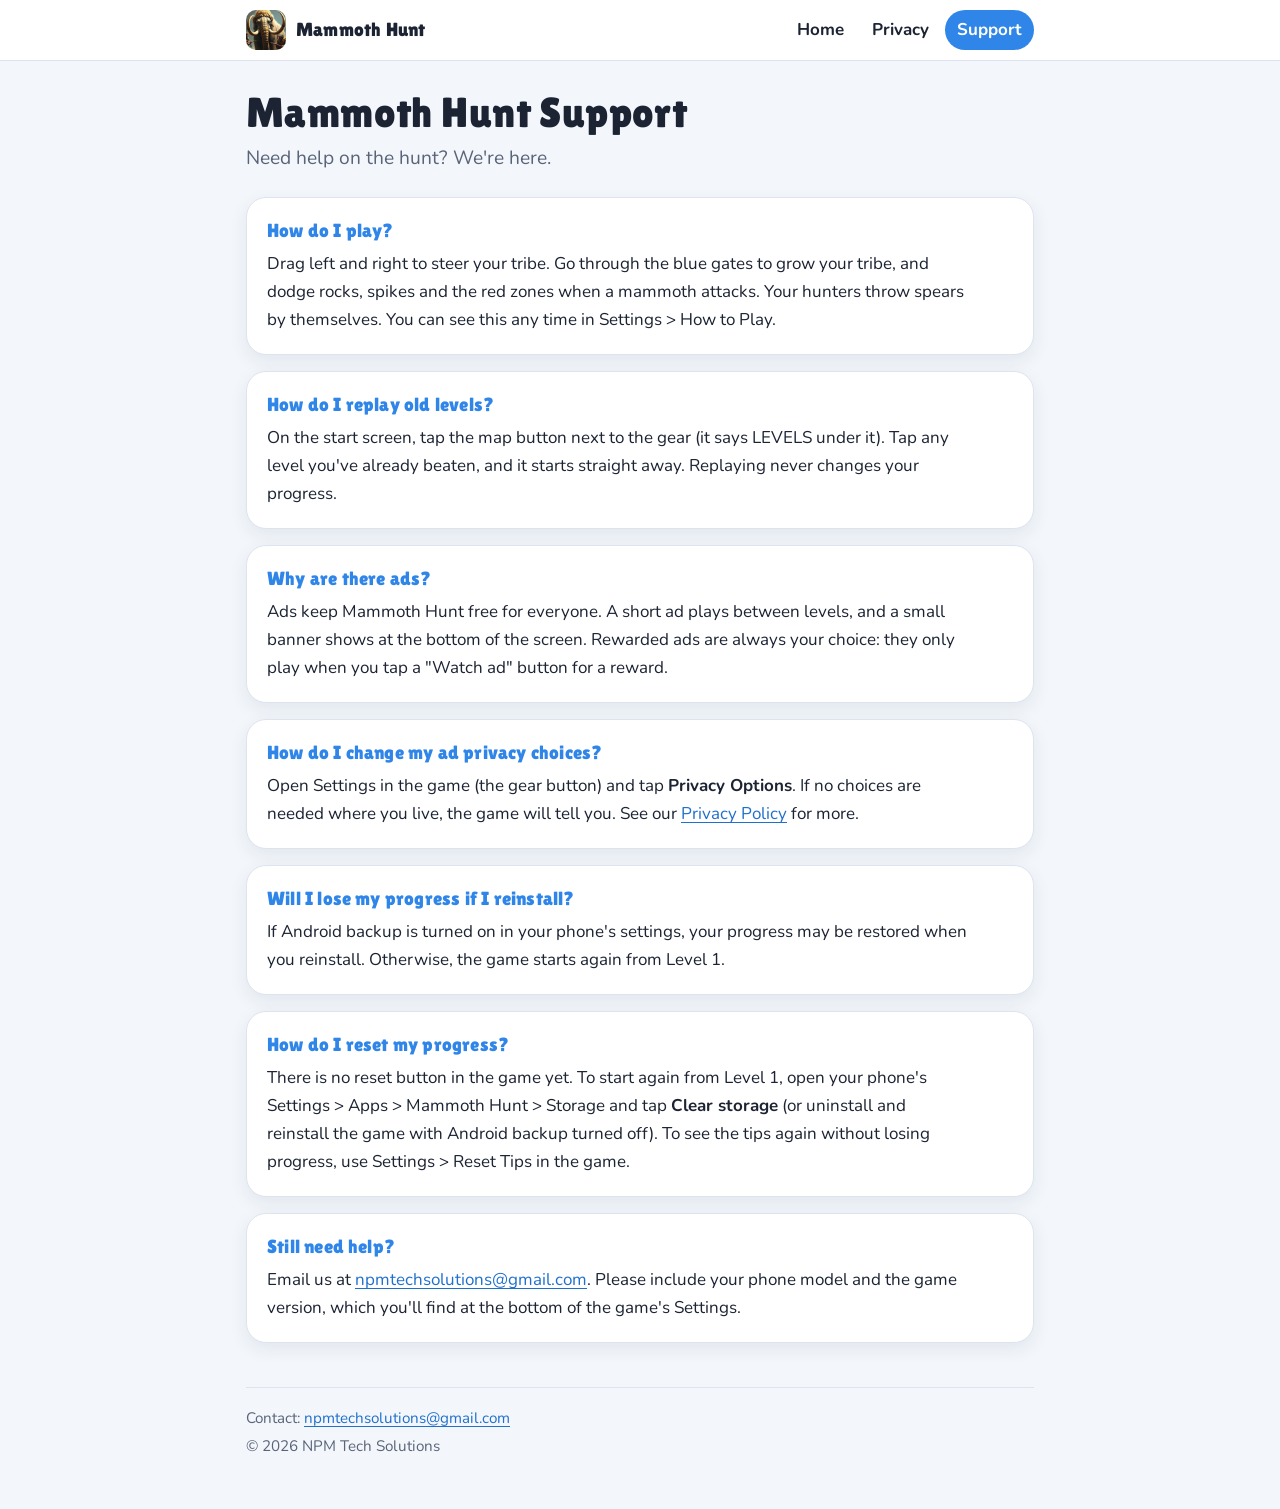
<file: mammoth-hunt/support.html>
<!doctype html>
<html lang="en">
<head>
  <meta charset="utf-8">
  <meta name="viewport" content="width=device-width, initial-scale=1">
  <title>Mammoth Hunt Support</title>
  <meta name="description" content="Help and answers for the Mammoth Hunt mobile game by NPM Tech Solutions.">
  <meta name="color-scheme" content="light dark">
  <link rel="preconnect" href="https://fonts.googleapis.com">
  <link rel="preconnect" href="https://fonts.gstatic.com" crossorigin>
  <link rel="stylesheet" href="https://fonts.googleapis.com/css2?family=Lilita+One&family=Nunito:wght@400;700;800&display=swap">
  <link rel="stylesheet" href="../style.css">
  <link rel="icon" href="icon-64.png">
</head>
<body>
  <div class="topbar">
    <div class="topbar-inner">
      <a class="brand" href="../index.html"><img src="icon-64.png" alt="" width="40" height="40">Mammoth Hunt</a>
      <nav aria-label="Main">
        <a href="../index.html">Home</a>
        <a href="privacy.html">Privacy</a>
        <a href="support.html" aria-current="page">Support</a>
      </nav>
    </div>
  </div>

  <main>
    <header>
      <h1>Mammoth Hunt Support</h1>
      <p class="tagline">Need help on the hunt? We're here.</p>
    </header>

    <section class="card faq">
      <h2>How do I play?</h2>
      <p>Drag left and right to steer your tribe. Go through the blue gates to grow your tribe, and dodge rocks, spikes and the red zones when a mammoth attacks. Your hunters throw spears by themselves. You can see this any time in Settings &gt; How to Play.</p>
    </section>

    <section class="card faq">
      <h2>How do I replay old levels?</h2>
      <p>On the start screen, tap the map button next to the gear (it says LEVELS under it). Tap any level you've already beaten, and it starts straight away. Replaying never changes your progress.</p>
    </section>

    <section class="card faq">
      <h2>Why are there ads?</h2>
      <p>Ads keep Mammoth Hunt free for everyone. A short ad plays between levels, and a small banner shows at the bottom of the screen. Rewarded ads are always your choice: they only play when you tap a "Watch ad" button for a reward.</p>
    </section>

    <section class="card faq">
      <h2>How do I change my ad privacy choices?</h2>
      <p>Open Settings in the game (the gear button) and tap <strong>Privacy Options</strong>. If no choices are needed where you live, the game will tell you. See our <a href="privacy.html">Privacy Policy</a> for more.</p>
    </section>

    <section class="card faq">
      <h2>Will I lose my progress if I reinstall?</h2>
      <p>If Android backup is turned on in your phone's settings, your progress may be restored when you reinstall. Otherwise, the game starts again from Level 1.</p>
    </section>

    <section class="card faq">
      <h2>How do I reset my progress?</h2>
      <p>There is no reset button in the game yet. To start again from Level 1, open your phone's Settings &gt; Apps &gt; Mammoth Hunt &gt; Storage and tap <strong>Clear storage</strong> (or uninstall and reinstall the game with Android backup turned off). To see the tips again without losing progress, use Settings &gt; Reset Tips in the game.</p>
    </section>

    <section class="card faq">
      <h2>Still need help?</h2>
      <p>Email us at <a href="mailto:npmtechsolutions@gmail.com?subject=Mammoth%20Hunt%20help">npmtechsolutions@gmail.com</a>. Please include your phone model and the game version, which you'll find at the bottom of the game's Settings.</p>
    </section>

    <footer>
      <p>Contact: <a href="mailto:npmtechsolutions@gmail.com">npmtechsolutions@gmail.com</a></p>
      <p>© 2026 NPM Tech Solutions</p>
    </footer>
  </main>
</body>
</html>
</file>
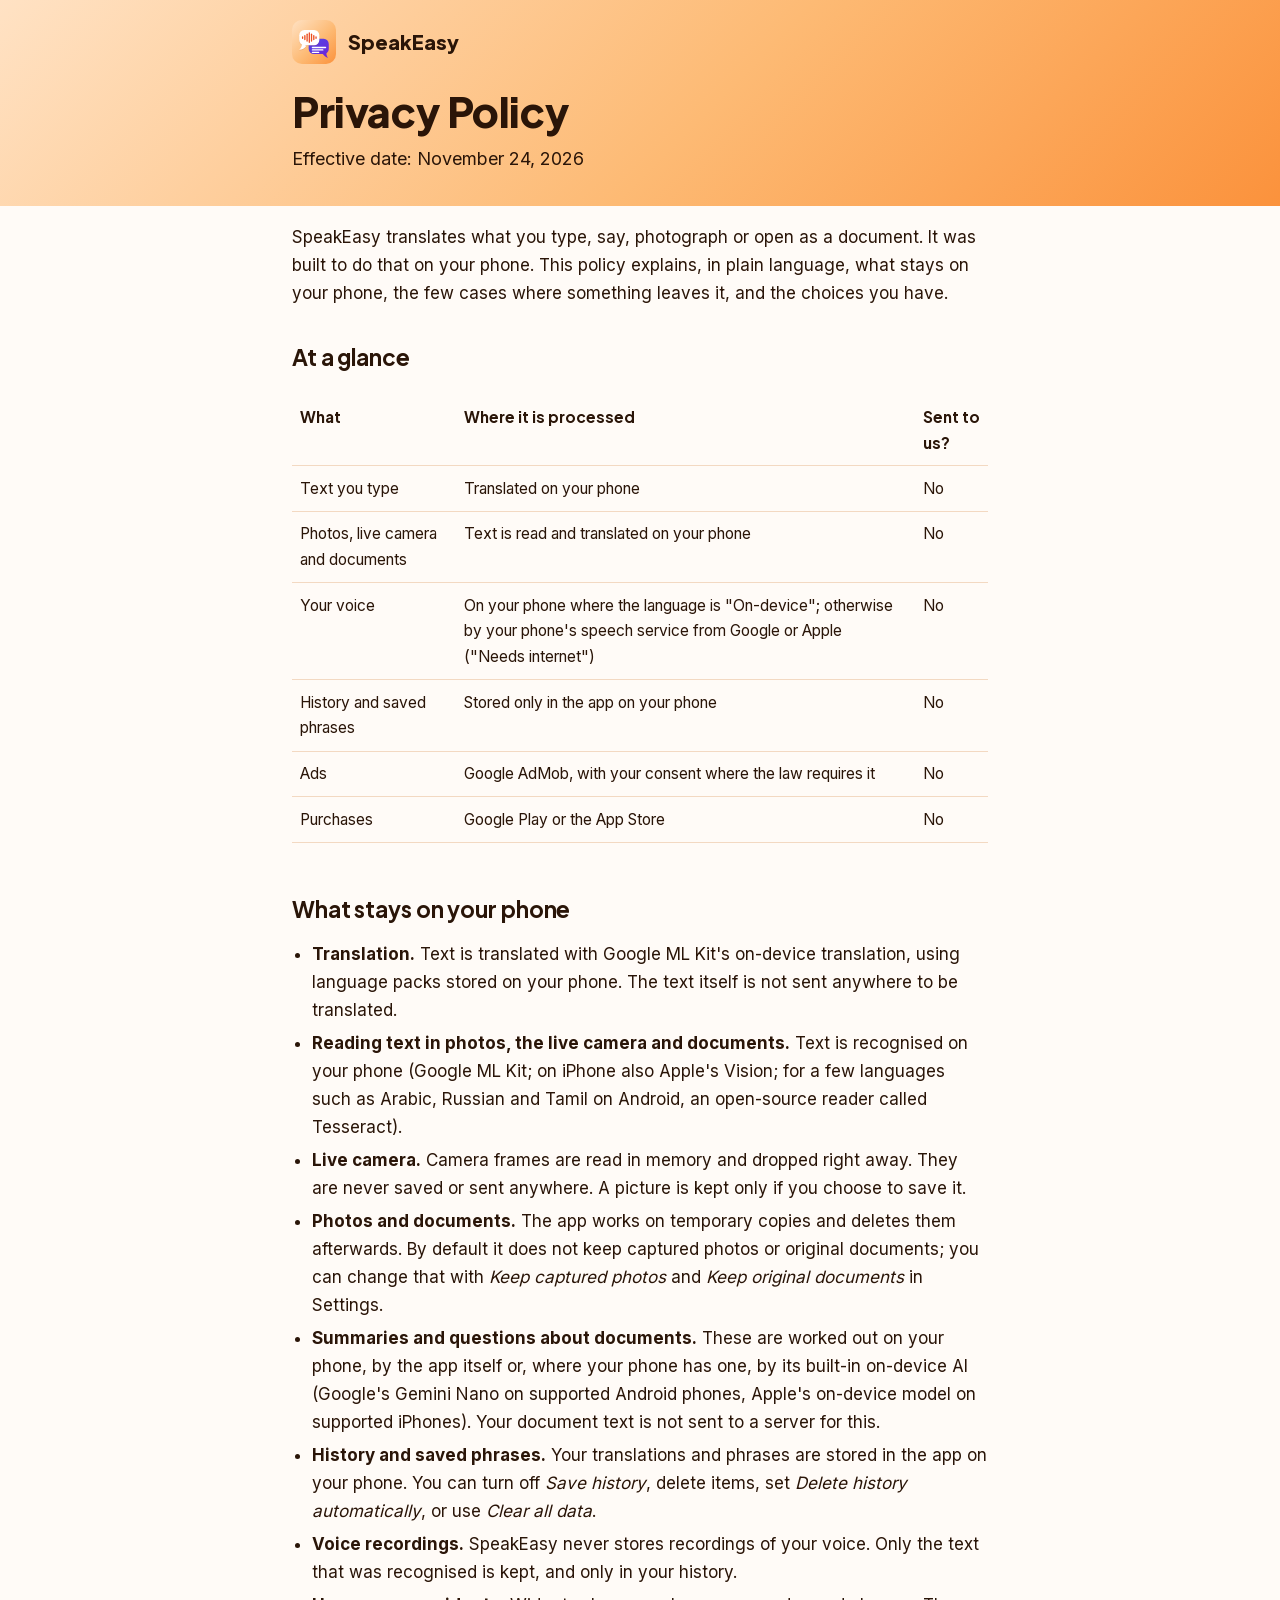
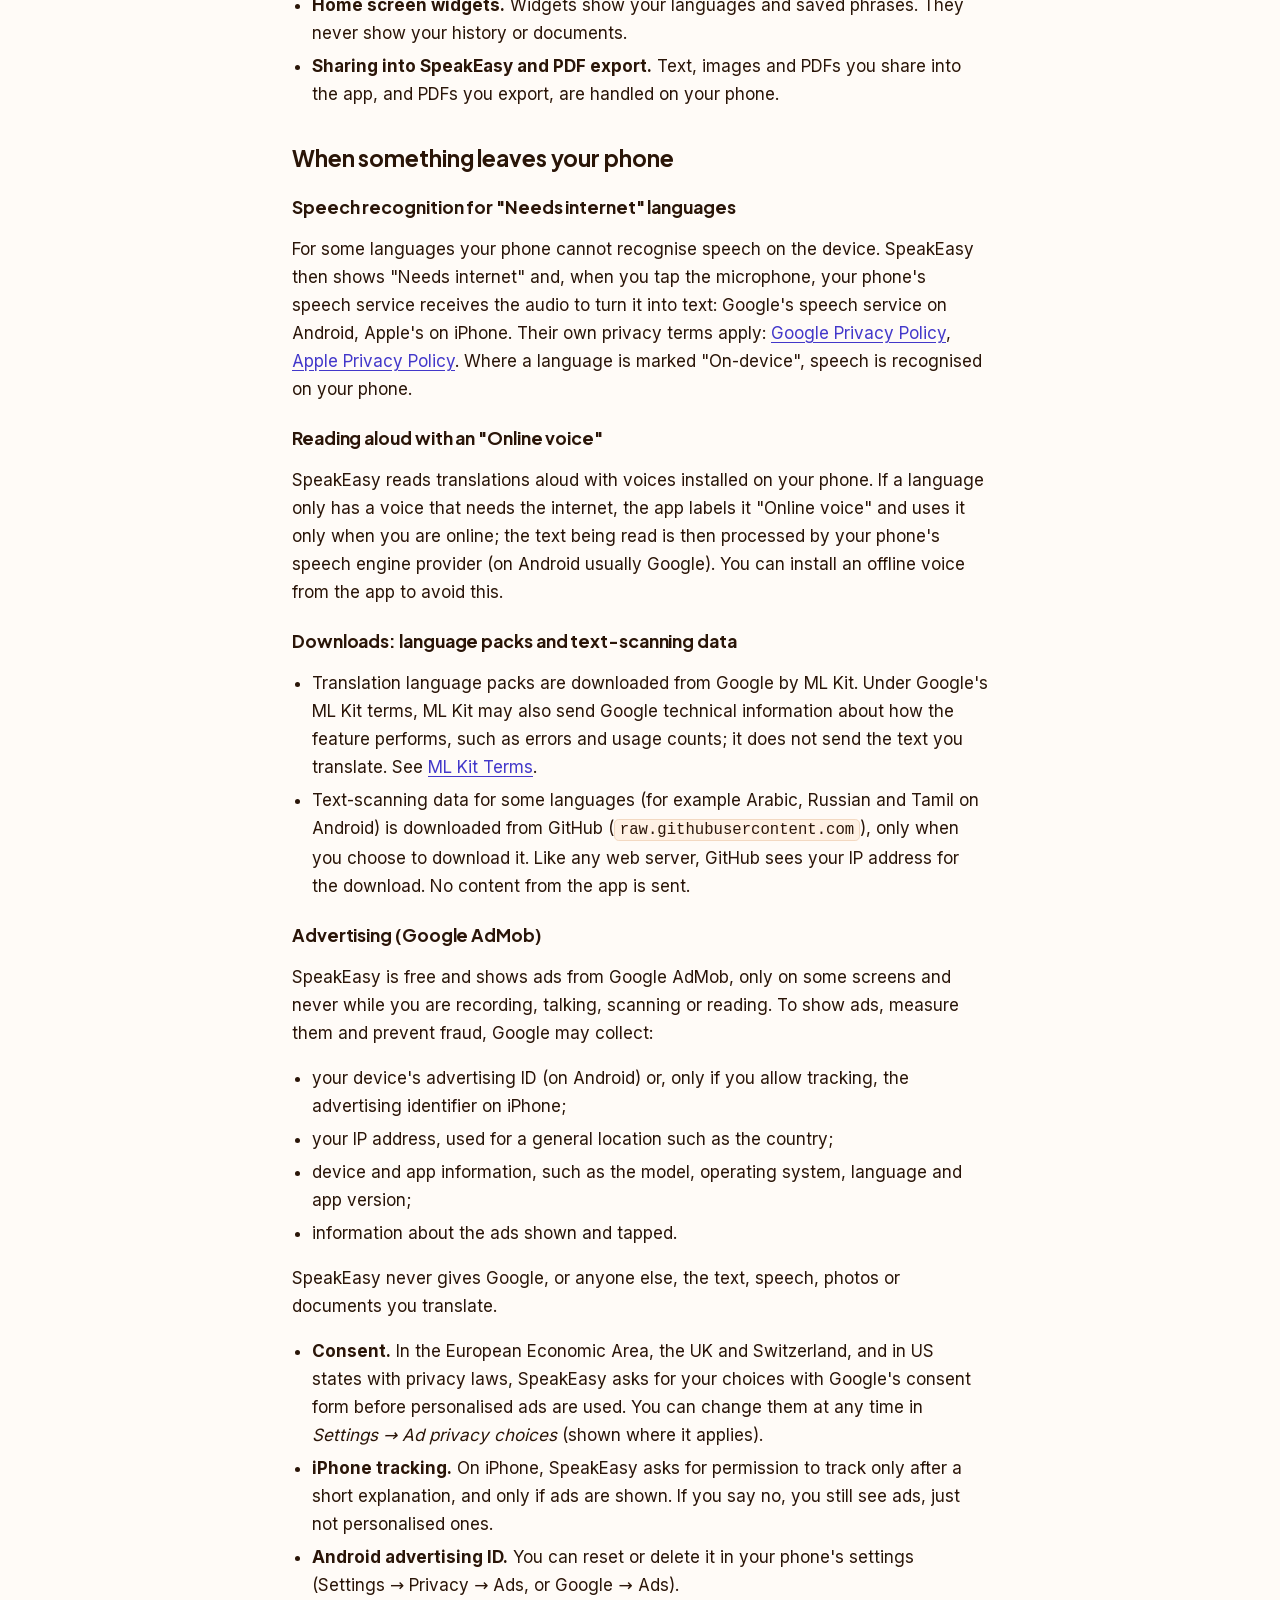
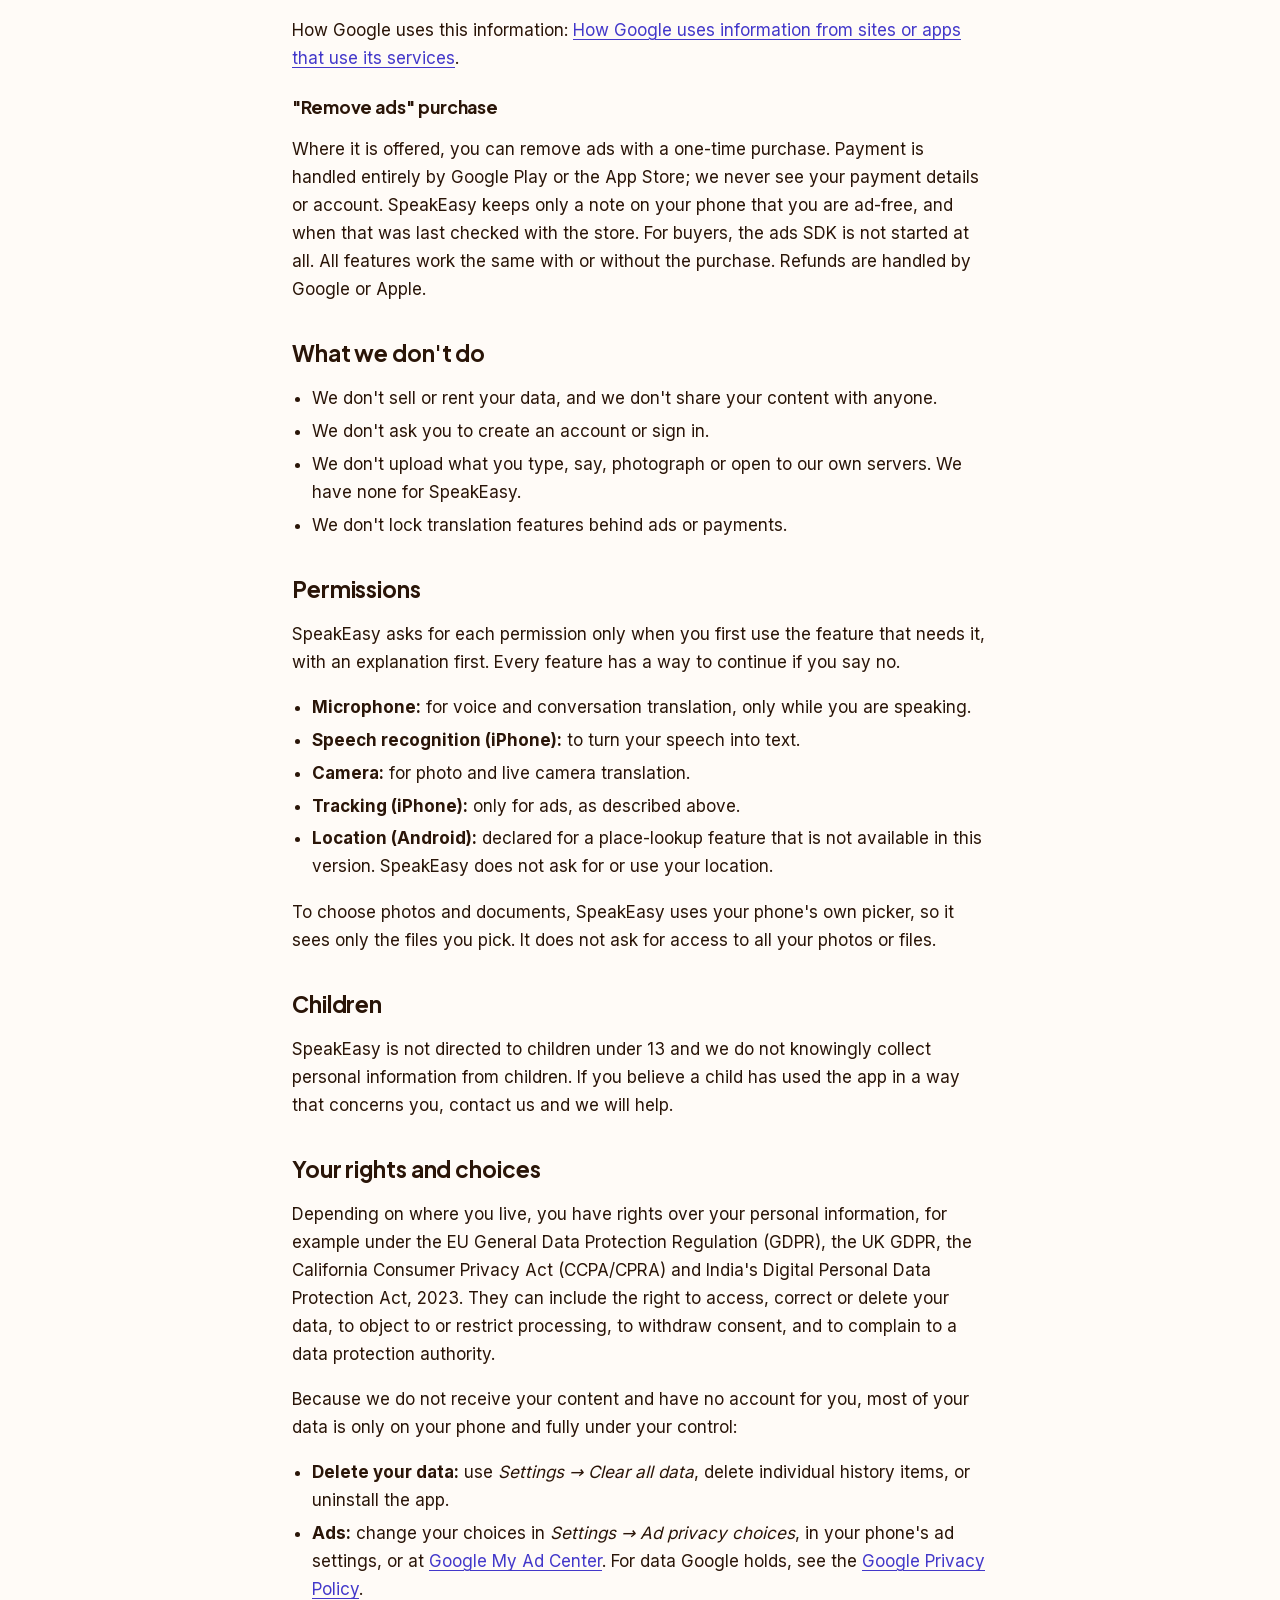
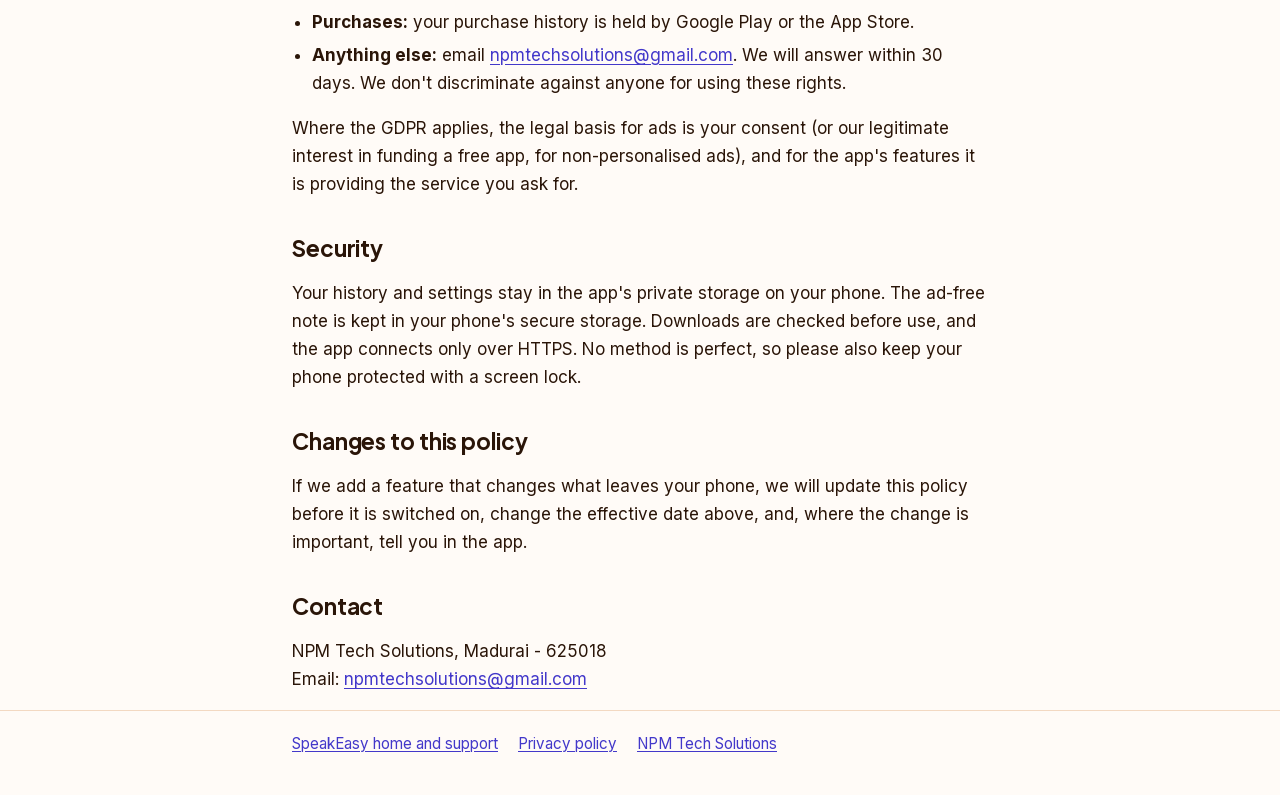
<file: speakeasy/privacy.html>
<!doctype html>
<html lang="en">
<head>
  <meta charset="utf-8">
  <meta name="viewport" content="width=device-width, initial-scale=1">
  <title>SpeakEasy Privacy Policy</title>
  <meta name="description" content="Privacy policy for SpeakEasy, the offline voice, camera and document translator by NPM Tech Solutions.">
  <link rel="canonical" href="https://npmtechsolutions-arch.github.io/speakeasy/privacy.html">
  <link rel="icon" type="image/png" href="assets/img/favicon.png">
  <link rel="apple-touch-icon" href="assets/img/apple-touch-icon.png">
  <meta property="og:type" content="article">
  <meta property="og:site_name" content="SpeakEasy">
  <meta property="og:title" content="SpeakEasy Privacy Policy">
  <meta property="og:description" content="What SpeakEasy keeps on your phone, what leaves it, and your choices.">
  <meta property="og:url" content="https://npmtechsolutions-arch.github.io/speakeasy/privacy.html">
  <meta property="og:image" content="https://npmtechsolutions-arch.github.io/speakeasy/assets/img/og-image.png">
  <meta property="og:image:width" content="1024">
  <meta property="og:image:height" content="500">
  <meta property="og:image:alt" content="SpeakEasy: talk to anyone, hear it in their language">
  <meta name="twitter:card" content="summary_large_image">
  <link rel="stylesheet" href="assets/css/style.css">
</head>
<body>
  <a class="skip" href="#content">Skip to content</a>
  <header class="band">
    <div class="wrap">
      <a class="brand" href="./"><img src="assets/img/logo.svg" alt="" width="44" height="44">SpeakEasy</a>
      <div class="hero">
        <h1>Privacy Policy</h1>
        <p>Effective date: November 24, 2026</p>
      </div>
    </div>
  </header>

  <main id="content" class="wrap">
    <p>SpeakEasy translates what you type, say, photograph or open as a document. It was built to do that on your phone. This policy explains, in plain language, what stays on your phone, the few cases where something leaves it, and the choices you have.</p>

    <h2 id="glance">At a glance</h2>
    <div class="table-wrap">
      <table>
        <thead>
          <tr><th scope="col">What</th><th scope="col">Where it is processed</th><th scope="col">Sent to us?</th></tr>
        </thead>
        <tbody>
          <tr><td>Text you type</td><td>Translated on your phone</td><td>No</td></tr>
          <tr><td>Photos, live camera and documents</td><td>Text is read and translated on your phone</td><td>No</td></tr>
          <tr><td>Your voice</td><td>On your phone where the language is "On-device"; otherwise by your phone's speech service from Google or Apple ("Needs internet")</td><td>No</td></tr>
          <tr><td>History and saved phrases</td><td>Stored only in the app on your phone</td><td>No</td></tr>
          <tr><td>Ads</td><td>Google AdMob, with your consent where the law requires it</td><td>No</td></tr>
          <tr><td>Purchases</td><td>Google Play or the App Store</td><td>No</td></tr>
        </tbody>
      </table>
    </div>

    <h2 id="on-device">What stays on your phone</h2>
    <ul>
      <li><strong>Translation.</strong> Text is translated with Google ML Kit's on-device translation, using language packs stored on your phone. The text itself is not sent anywhere to be translated.</li>
      <li><strong>Reading text in photos, the live camera and documents.</strong> Text is recognised on your phone (Google ML Kit; on iPhone also Apple's Vision; for a few languages such as Arabic, Russian and Tamil on Android, an open-source reader called Tesseract).</li>
      <li><strong>Live camera.</strong> Camera frames are read in memory and dropped right away. They are never saved or sent anywhere. A picture is kept only if you choose to save it.</li>
      <li><strong>Photos and documents.</strong> The app works on temporary copies and deletes them afterwards. By default it does not keep captured photos or original documents; you can change that with <em>Keep captured photos</em> and <em>Keep original documents</em> in Settings.</li>
      <li><strong>Summaries and questions about documents.</strong> These are worked out on your phone, by the app itself or, where your phone has one, by its built-in on-device AI (Google's Gemini Nano on supported Android phones, Apple's on-device model on supported iPhones). Your document text is not sent to a server for this.</li>
      <li><strong>History and saved phrases.</strong> Your translations and phrases are stored in the app on your phone. You can turn off <em>Save history</em>, delete items, set <em>Delete history automatically</em>, or use <em>Clear all data</em>.</li>
      <li><strong>Voice recordings.</strong> SpeakEasy never stores recordings of your voice. Only the text that was recognised is kept, and only in your history.</li>
      <li><strong>Home screen widgets.</strong> Widgets show your languages and saved phrases. They never show your history or documents.</li>
      <li><strong>Sharing into SpeakEasy and PDF export.</strong> Text, images and PDFs you share into the app, and PDFs you export, are handled on your phone.</li>
    </ul>

    <h2 id="leaves">When something leaves your phone</h2>

    <h3>Speech recognition for "Needs internet" languages</h3>
    <p>For some languages your phone cannot recognise speech on the device. SpeakEasy then shows "Needs internet" and, when you tap the microphone, your phone's speech service receives the audio to turn it into text: Google's speech service on Android, Apple's on iPhone. Their own privacy terms apply: <a href="https://policies.google.com/privacy">Google Privacy Policy</a>, <a href="https://www.apple.com/legal/privacy/">Apple Privacy Policy</a>. Where a language is marked "On-device", speech is recognised on your phone.</p>

    <h3>Reading aloud with an "Online voice"</h3>
    <p>SpeakEasy reads translations aloud with voices installed on your phone. If a language only has a voice that needs the internet, the app labels it "Online voice" and uses it only when you are online; the text being read is then processed by your phone's speech engine provider (on Android usually Google). You can install an offline voice from the app to avoid this.</p>

    <h3>Downloads: language packs and text-scanning data</h3>
    <ul>
      <li>Translation language packs are downloaded from Google by ML Kit. Under Google's ML Kit terms, ML Kit may also send Google technical information about how the feature performs, such as errors and usage counts; it does not send the text you translate. See <a href="https://developers.google.com/ml-kit/terms">ML Kit Terms</a>.</li>
      <li>Text-scanning data for some languages (for example Arabic, Russian and Tamil on Android) is downloaded from GitHub (<code>raw.githubusercontent.com</code>), only when you choose to download it. Like any web server, GitHub sees your IP address for the download. No content from the app is sent.</li>
    </ul>

    <h3>Advertising (Google AdMob)</h3>
    <p>SpeakEasy is free and shows ads from Google AdMob, only on some screens and never while you are recording, talking, scanning or reading. To show ads, measure them and prevent fraud, Google may collect:</p>
    <ul>
      <li>your device's advertising ID (on Android) or, only if you allow tracking, the advertising identifier on iPhone;</li>
      <li>your IP address, used for a general location such as the country;</li>
      <li>device and app information, such as the model, operating system, language and app version;</li>
      <li>information about the ads shown and tapped.</li>
    </ul>
    <p>SpeakEasy never gives Google, or anyone else, the text, speech, photos or documents you translate.</p>
    <ul>
      <li><strong>Consent.</strong> In the European Economic Area, the UK and Switzerland, and in US states with privacy laws, SpeakEasy asks for your choices with Google's consent form before personalised ads are used. You can change them at any time in <em>Settings → Ad privacy choices</em> (shown where it applies).</li>
      <li><strong>iPhone tracking.</strong> On iPhone, SpeakEasy asks for permission to track only after a short explanation, and only if ads are shown. If you say no, you still see ads, just not personalised ones.</li>
      <li><strong>Android advertising ID.</strong> You can reset or delete it in your phone's settings (Settings → Privacy → Ads, or Google → Ads).</li>
    </ul>
    <p>How Google uses this information: <a href="https://policies.google.com/technologies/partner-sites">How Google uses information from sites or apps that use its services</a>.</p>

    <h3>"Remove ads" purchase</h3>
    <p>Where it is offered, you can remove ads with a one-time purchase. Payment is handled entirely by Google Play or the App Store; we never see your payment details or account. SpeakEasy keeps only a note on your phone that you are ad-free, and when that was last checked with the store. For buyers, the ads SDK is not started at all. All features work the same with or without the purchase. Refunds are handled by Google or Apple.</p>

    <h2 id="dont">What we don't do</h2>
    <ul>
      <li>We don't sell or rent your data, and we don't share your content with anyone.</li>
      <li>We don't ask you to create an account or sign in.</li>
      <li>We don't upload what you type, say, photograph or open to our own servers. We have none for SpeakEasy.</li>
      <li>We don't lock translation features behind ads or payments.</li>
    </ul>

    <h2 id="permissions">Permissions</h2>
    <p>SpeakEasy asks for each permission only when you first use the feature that needs it, with an explanation first. Every feature has a way to continue if you say no.</p>
    <ul>
      <li><strong>Microphone:</strong> for voice and conversation translation, only while you are speaking.</li>
      <li><strong>Speech recognition (iPhone):</strong> to turn your speech into text.</li>
      <li><strong>Camera:</strong> for photo and live camera translation.</li>
      <li><strong>Tracking (iPhone):</strong> only for ads, as described above.</li>
      <li><strong>Location (Android):</strong> declared for a place-lookup feature that is not available in this version. SpeakEasy does not ask for or use your location.</li>
    </ul>
    <p>To choose photos and documents, SpeakEasy uses your phone's own picker, so it sees only the files you pick. It does not ask for access to all your photos or files.</p>

    <h2 id="children">Children</h2>
    <p>SpeakEasy is not directed to children under 13 and we do not knowingly collect personal information from children. If you believe a child has used the app in a way that concerns you, contact us and we will help.</p>

    <h2 id="rights">Your rights and choices</h2>
    <p>Depending on where you live, you have rights over your personal information, for example under the EU General Data Protection Regulation (GDPR), the UK GDPR, the California Consumer Privacy Act (CCPA/CPRA) and India's Digital Personal Data Protection Act, 2023. They can include the right to access, correct or delete your data, to object to or restrict processing, to withdraw consent, and to complain to a data protection authority.</p>
    <p>Because we do not receive your content and have no account for you, most of your data is only on your phone and fully under your control:</p>
    <ul>
      <li><strong>Delete your data:</strong> use <em>Settings → Clear all data</em>, delete individual history items, or uninstall the app.</li>
      <li><strong>Ads:</strong> change your choices in <em>Settings → Ad privacy choices</em>, in your phone's ad settings, or at <a href="https://myadcenter.google.com/">Google My Ad Center</a>. For data Google holds, see the <a href="https://policies.google.com/privacy">Google Privacy Policy</a>.</li>
      <li><strong>Purchases:</strong> your purchase history is held by Google Play or the App Store.</li>
      <li><strong>Anything else:</strong> email <a href="mailto:npmtechsolutions@gmail.com">npmtechsolutions@gmail.com</a>. We will answer within 30 days. We don't discriminate against anyone for using these rights.</li>
    </ul>
    <p>Where the GDPR applies, the legal basis for ads is your consent (or our legitimate interest in funding a free app, for non-personalised ads), and for the app's features it is providing the service you ask for.</p>

    <h2 id="security">Security</h2>
    <p>Your history and settings stay in the app's private storage on your phone. The ad-free note is kept in your phone's secure storage. Downloads are checked before use, and the app connects only over HTTPS. No method is perfect, so please also keep your phone protected with a screen lock.</p>

    <h2 id="changes">Changes to this policy</h2>
    <p>If we add a feature that changes what leaves your phone, we will update this policy before it is switched on, change the effective date above, and, where the change is important, tell you in the app.</p>

    <h2 id="contact">Contact</h2>
    <p>NPM Tech Solutions, Madurai - 625018<br>
      Email: <a href="mailto:npmtechsolutions@gmail.com">npmtechsolutions@gmail.com</a></p>
  </main>

  <footer>
    <div class="wrap">
      <nav aria-label="SpeakEasy">
        <a href="./">SpeakEasy home and support</a>
        <a href="privacy.html" aria-current="page">Privacy policy</a>
        <a href="../">NPM Tech Solutions</a>
      </nav>
    </div>
  </footer>
</body>
</html>
</file>
<file: style.css>
/* NPM Tech Solutions - one style for every page, in Mammoth Hunt's look:
   Lilita One headings, Nunito text, sky blue / gold / green accents, rounded cards.
   Light by default, dark when the phone is set to dark. No scripts, no trackers. */
:root {
  --bg: #f3f7fc;
  --card: #ffffff;
  --text: #1c2333;
  --muted: #5a6478;
  --line: #dde4ef;
  --sky: #2f86e8;
  --sky-soft: #e4f0fd;
  --gold: #f2a91a;
  --gold-soft: #fff4dc;
  --green: #3fa62a;
  --green-soft: #e6f6e1;
  --link: #1f6fcc;
  --shadow: 0 6px 18px rgba(28, 35, 51, 0.08);
}
@media (prefers-color-scheme: dark) {
  :root {
    --bg: #10141d;
    --card: #1a2030;
    --text: #eaeef6;
    --muted: #a6aec0;
    --line: #2c3447;
    --sky: #5aa6ff;
    --sky-soft: #1b2c45;
    --gold: #ffc247;
    --gold-soft: #33290f;
    --green: #6fd156;
    --green-soft: #183019;
    --link: #7db8ff;
    --shadow: 0 6px 18px rgba(0, 0, 0, 0.35);
  }
}
* { box-sizing: border-box; }
html { -webkit-text-size-adjust: 100%; }
body {
  margin: 0;
  background: var(--bg);
  color: var(--text);
  font: 17px/1.65 "Nunito", -apple-system, BlinkMacSystemFont, "Segoe UI", Roboto, Arial, sans-serif;
}
h1, h2, h3, .brand, .badge {
  font-family: "Lilita One", "Nunito", Arial, sans-serif;
  font-weight: 400;
  letter-spacing: 0.01em;
}
h1 { font-size: clamp(2rem, 7vw, 2.6rem); line-height: 1.15; margin: 0 0 6px; }
h2 { font-size: 1.45rem; line-height: 1.25; margin: 34px 0 8px; }
h3 { font-size: 1.15rem; margin: 22px 0 4px; }
p, li { max-width: 70ch; }
a { color: var(--link); text-underline-offset: 3px; }
a:hover { text-decoration-thickness: 2px; }
ul { padding-left: 1.2em; }
li { margin: 4px 0; }
.muted { color: var(--muted); }

/* Top bar: icon or studio name, and the menu. */
.topbar {
  background: var(--card);
  border-bottom: 1px solid var(--line);
}
.topbar-inner {
  max-width: 820px;
  margin: 0 auto;
  padding: 10px 16px;
  display: flex;
  align-items: center;
  justify-content: space-between;
  gap: 12px;
  flex-wrap: wrap;
}
.brand {
  display: flex;
  align-items: center;
  gap: 10px;
  color: var(--text);
  text-decoration: none;
  font-size: 1.2rem;
}
.brand img { width: 40px; height: 40px; border-radius: 10px; }
.brand-dot {
  width: 40px; height: 40px; border-radius: 12px;
  background: linear-gradient(135deg, var(--sky), var(--green));
  display: inline-block;
}
nav { display: flex; gap: 4px; flex-wrap: wrap; }
nav a {
  color: var(--text);
  text-decoration: none;
  font-weight: 700;
  padding: 6px 12px;
  border-radius: 999px;
}
nav a:hover { background: var(--sky-soft); }
nav a[aria-current="page"] { background: var(--sky); color: #fff; }

main { max-width: 820px; margin: 0 auto; padding: 28px 16px 48px; }
header { margin-bottom: 22px; }
.tagline { font-size: 1.2rem; color: var(--muted); margin: 0; }

/* Cards */
.card {
  background: var(--card);
  border: 1px solid var(--line);
  border-radius: 20px;
  padding: 20px;
  margin: 16px 0;
  box-shadow: var(--shadow);
}
.card h2 { margin-top: 0; }
.game {
  display: grid;
  grid-template-columns: 96px 1fr;
  gap: 18px;
  align-items: start;
  border-top: 6px solid var(--gold);
}
.game img { width: 96px; height: 96px; border-radius: 22px; box-shadow: var(--shadow); }
.game h2 { margin: 0 0 2px; }
.game .tagline { font-size: 1.05rem; color: var(--green); font-weight: 800; margin-bottom: 8px; }
.links { display: flex; gap: 8px; flex-wrap: wrap; margin-top: 12px; }
.button {
  display: inline-block;
  padding: 8px 16px;
  border-radius: 12px;
  background: var(--sky);
  color: #fff;
  font-weight: 800;
  text-decoration: none;
  box-shadow: inset 0 -4px 0 rgba(0, 0, 0, 0.18);
}
.button.alt { background: var(--sky-soft); color: var(--link); box-shadow: none; }
.badge {
  display: inline-block;
  background: var(--gold-soft);
  color: var(--text);
  border: 2px solid var(--gold);
  border-radius: 999px;
  padding: 2px 14px;
  font-size: 1rem;
  margin: 4px 0 6px;
}
@media (max-width: 420px) {
  .game { grid-template-columns: 1fr; }
  .game img { width: 80px; height: 80px; }
}

/* "In short" box and FAQ */
.in-short {
  background: var(--green-soft);
  border: 2px solid var(--green);
  border-radius: 20px;
  padding: 16px 20px;
  margin: 18px 0 8px;
}
.in-short h2 { margin: 0 0 6px; color: var(--green); }
.in-short ul { margin: 0; }
.faq h2 { margin-top: 0; font-size: 1.2rem; color: var(--sky); }
.faq p { margin: 0; }

footer {
  margin-top: 44px;
  border-top: 1px solid var(--line);
  padding-top: 16px;
  font-size: 0.95rem;
  color: var(--muted);
}
footer p { margin: 2px 0; }
</file>
<file: speakeasy/assets/css/style.css>
/* SpeakEasy pages. Brand: orange header band, indigo accent, dark brown text.
   Fonts are self-hosted (no request to Google). Every colour pair below meets
   WCAG AA (most AAA); ratios are listed in the site README. */

@font-face {
  font-family: "Plus Jakarta Sans";
  src: url("../fonts/plus-jakarta-sans-latin.woff2") format("woff2");
  font-weight: 200 800;
  font-display: swap;
}
@font-face {
  font-family: "Inter";
  src: url("../fonts/inter-latin.woff2") format("woff2");
  font-weight: 100 900;
  font-display: swap;
}

:root {
  --bg: #fffbf7;
  --card: #fff1e4;
  --text: #2a1508;
  --muted: #6b4a33;
  --accent: #4338ca;
  --on-accent: #ffffff;
  --line: #f3d9c2;
  --band: linear-gradient(135deg, #ffe2c4 0%, #fdba74 55%, #fb923c 100%);
  --band-text: #2a1508;
  --heading: "Plus Jakarta Sans", ui-sans-serif, system-ui, -apple-system, "Segoe UI", Roboto, Arial, sans-serif;
  --body: "Inter", ui-sans-serif, system-ui, -apple-system, "Segoe UI", Roboto, Arial, sans-serif;
  color-scheme: light dark;
}

@media (prefers-color-scheme: dark) {
  :root {
    --bg: #1a110c;
    --card: #26190f;
    --text: #f8ede4;
    --muted: #d6bfae;
    --accent: #a5b4fc;
    --on-accent: #1a110c;
    --line: #3d2a1c;
  }
}

* { box-sizing: border-box; }

html { -webkit-text-size-adjust: 100%; }

body {
  margin: 0;
  background: var(--bg);
  color: var(--text);
  font: 1.0625rem/1.65 var(--body);
}

.skip {
  position: absolute;
  left: -999px;
  top: 0.5rem;
  background: var(--accent);
  color: var(--on-accent);
  padding: 0.5rem 0.9rem;
  border-radius: 0.5rem;
  z-index: 10;
}
.skip:focus { left: 0.75rem; }

.band {
  background: var(--band);
  color: var(--band-text);
}
.band .wrap { padding-top: 1.25rem; padding-bottom: 2rem; }

.wrap {
  max-width: 46rem;
  margin: 0 auto;
  padding: 0 1.25rem;
}

.brand {
  display: flex;
  align-items: center;
  gap: 0.75rem;
  color: var(--band-text);
  text-decoration: none;
  font: 800 1.25rem/1 var(--heading);
}
.brand img {
  width: 2.75rem;
  height: 2.75rem;
  border-radius: 22.5%;
}

.hero h1 {
  font: 800 clamp(1.9rem, 6vw, 2.6rem)/1.15 var(--heading);
  margin: 1.5rem 0 0.5rem;
  letter-spacing: -0.01em;
}
.hero p { margin: 0; font-size: 1.125rem; }

h1, h2, h3 {
  font-family: var(--heading);
  line-height: 1.25;
  letter-spacing: -0.005em;
}
h1 { font-weight: 800; font-size: 2rem; margin: 1.25rem 0 0.25rem; }
h2 { font-weight: 700; font-size: 1.4rem; margin: 2.25rem 0 0.5rem; }
h3 { font-weight: 700; font-size: 1.1rem; margin: 1.5rem 0 0.25rem; }

main { padding-bottom: 3rem; }

a { color: var(--accent); text-underline-offset: 0.15em; }
a:hover { text-decoration-thickness: 2px; }

:focus-visible {
  outline: 3px solid var(--accent);
  outline-offset: 3px;
  border-radius: 4px;
}
.band :focus-visible { outline-color: var(--band-text); }

.muted { color: var(--muted); }

.card {
  background: var(--card);
  border: 1px solid var(--line);
  border-radius: 1rem;
  padding: 1.1rem 1.25rem;
  margin: 1rem 0;
}
.card > :first-child { margin-top: 0; }
.card > :last-child { margin-bottom: 0; }

.badges {
  display: flex;
  flex-wrap: wrap;
  gap: 0.75rem;
  margin: 1.5rem 0 0;
  padding: 0;
  list-style: none;
}
.badge {
  display: inline-block;
  border: 2px solid var(--band-text);
  border-radius: 0.75rem;
  padding: 0.55rem 1rem;
  font: 700 0.95rem/1.2 var(--heading);
  color: var(--band-text);
  background: rgba(255, 255, 255, 0.55);
}
.badge small { display: block; font: 600 0.75rem/1.3 var(--body); }

details {
  background: var(--card);
  border: 1px solid var(--line);
  border-radius: 0.75rem;
  padding: 0.75rem 1rem;
  margin: 0.75rem 0;
}
summary { font-weight: 600; cursor: pointer; }
details[open] summary { margin-bottom: 0.5rem; }

table {
  width: 100%;
  border-collapse: collapse;
  margin: 1rem 0;
  font-size: 0.97rem;
}
th, td {
  text-align: left;
  vertical-align: top;
  padding: 0.6rem 0.5rem;
  border-bottom: 1px solid var(--line);
}
th { font-family: var(--heading); font-weight: 700; }
.table-wrap { overflow-x: auto; }

ul, ol { padding-left: 1.25rem; }
li { margin: 0.3rem 0; }

code {
  font-family: ui-monospace, SFMono-Regular, Menlo, Consolas, monospace;
  font-size: 0.92em;
  background: var(--card);
  border: 1px solid var(--line);
  border-radius: 0.3rem;
  padding: 0.05rem 0.3rem;
  overflow-wrap: anywhere;
}

.fill { background: #fde68a; color: #2a1508; padding: 0 0.25rem; border-radius: 0.25rem; }

footer {
  border-top: 1px solid var(--line);
  padding: 1.25rem 0 2.5rem;
  color: var(--muted);
  font-size: 0.95rem;
}
footer nav a { margin-right: 1rem; }
</file>
